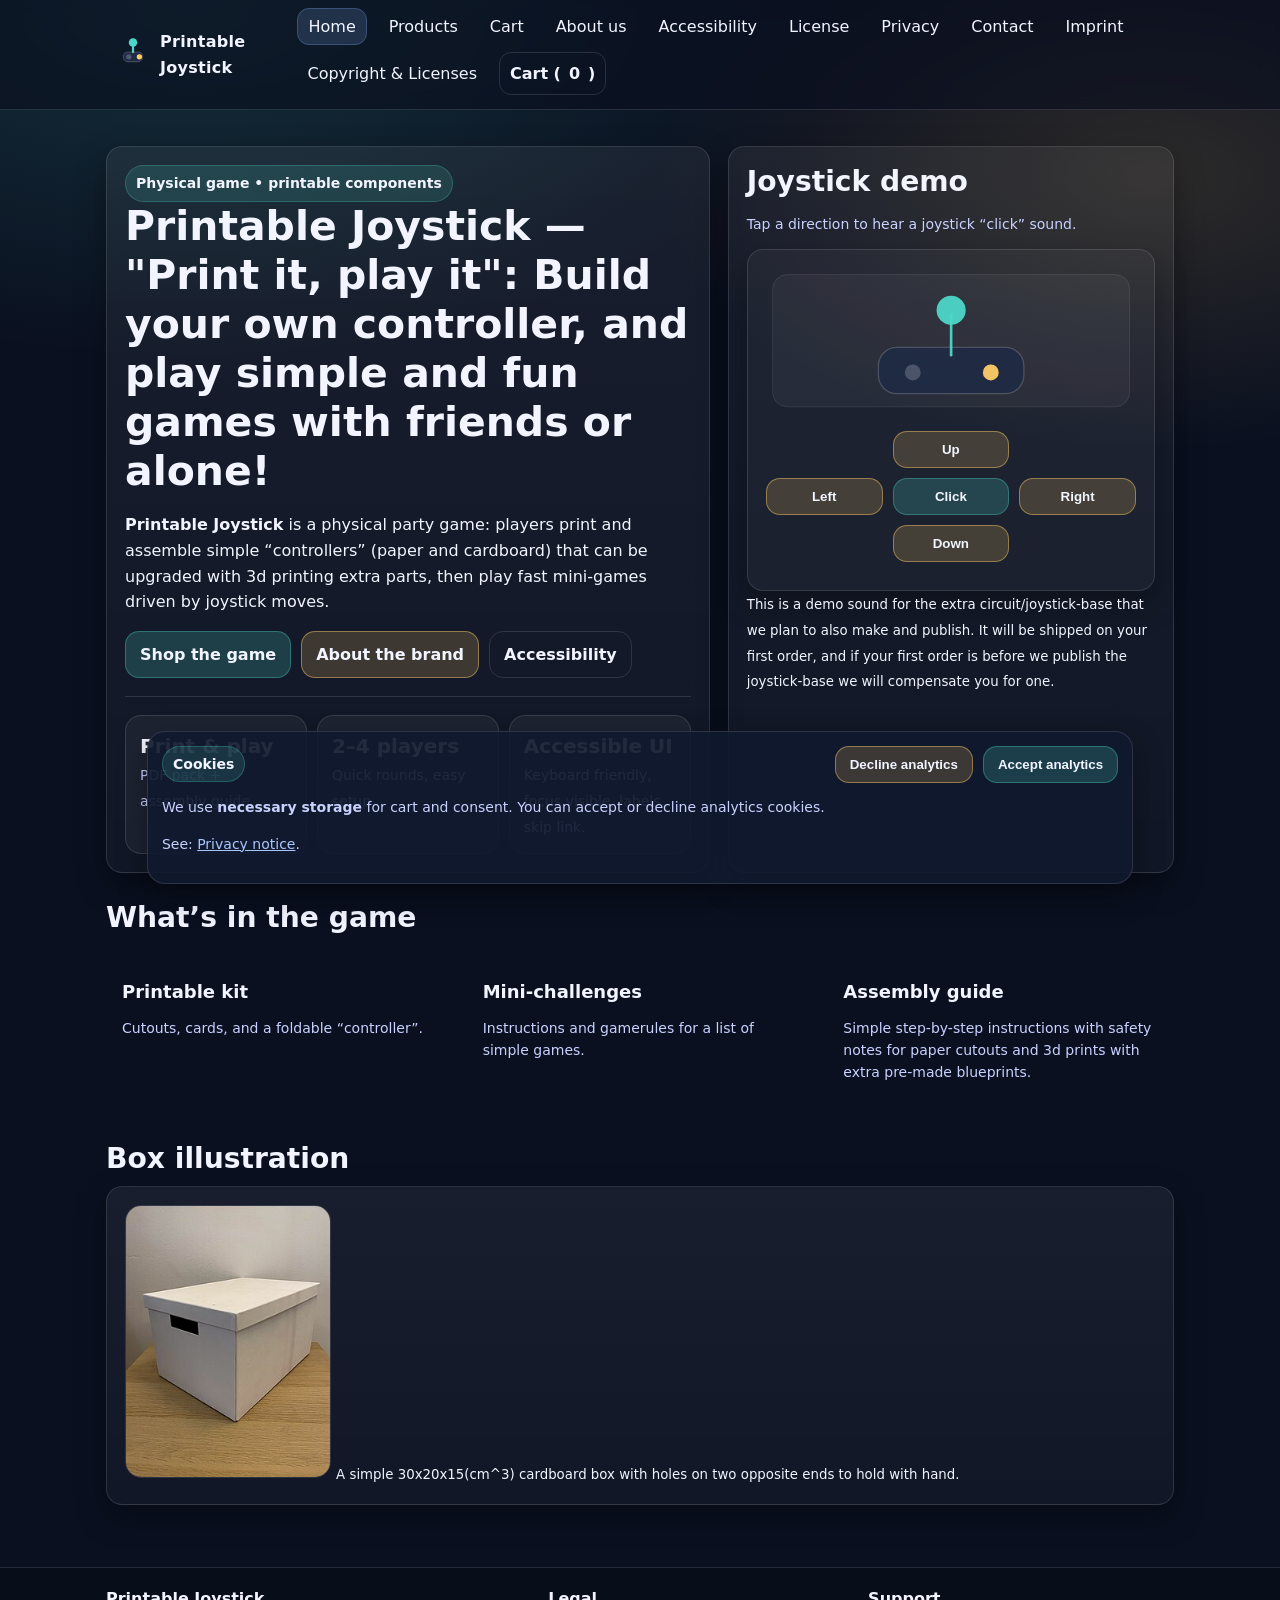
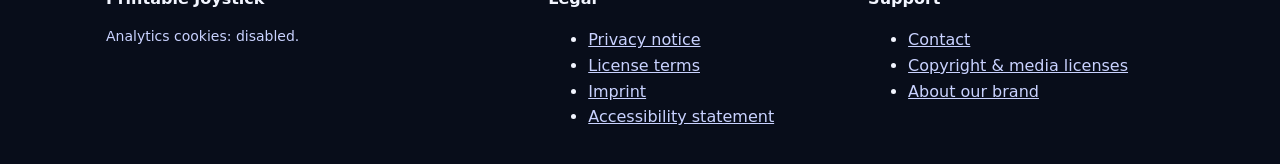
<file: index.html>
<!doctype html>
<html lang="en">
<head>
  <meta charset="utf-8"/>
  <meta name="viewport" content="width=device-width, initial-scale=1"/>
  <meta name="description" content="Printable Joystick."/>
  <title>Home | Printable Joystick</title>
  <link rel="icon" href="assets/shape_mark.svg" type="image/svg+xml">
  <link rel="stylesheet" href="css/main.css"/>
</head>
<body>
  <a class="skip-link" href="#main">Skip to main content</a>

  <header>
    <nav class="nav" aria-label="Primary">
      <a class="brand" href="index.html">
        <span aria-hidden="true"><svg xmlns="http://www.w3.org/2000/svg" viewBox="0 0 64 64" role="img" aria-label="Printable Joystick logo">
  <rect x="14" y="34" width="36" height="18" rx="8" fill="#1f2a44" />
  <rect x="14" y="34" width="36" height="18" rx="8" fill="none" stroke="rgba(255,255,255,.18)" stroke-width="2"/>
  <rect x="30" y="18" width="4" height="18" rx="2" fill="#4dd7c8"/>
  <circle cx="32" cy="16" r="8" fill="#4dd7c8"/>
  <circle cx="44" cy="43" r="5" fill="#ffcc66"/>
  <circle cx="24" cy="43" r="5" fill="rgba(255,255,255,.22)"/>
</svg></span>
        <span>Printable Joystick</span>
      </a>
      <ul>
        <li><a href="index.html" aria-current="page">Home</a></li>
        <li><a href="products.html">Products</a></li>
        <li><a href="cart.html">Cart</a></li>
        <li><a href="about.html">About us</a></li>
        <li><a href="accessibility.html">Accessibility</a></li>
        <li><a href="license.html">License</a></li>
        <li><a href="privacy.html">Privacy</a></li>
        <li><a href="contact.html">Contact</a></li>
        <li><a href="imprint.html">Imprint</a></li>
        <li><a href="copyright.html">Copyright & Licenses</a></li>
        <li><a class="btn ghost" href="cart.html" aria-label="Open cart">Cart (<span id="cartCount">0</span>)</a></li>
      </ul>
    </nav>
  </header>

  <main id="main" class="container">
    <div id="liveRegion" class="visually-hidden" aria-live="polite"></div>
    
<section class="hero">
  <div class="card padded">
    <span class="badge">Physical game • printable components</span>
    <h1>Printable Joystick — "Print it, play it": Build your own controller, and play simple and fun games with friends or alone!</h1>
    <p>
      <strong>Printable Joystick</strong> is a physical party game: players print and assemble simple “controllers”
      (paper and cardboard) that can be upgraded with 3d printing extra parts, then play fast mini-games driven by joystick moves.
    </p>
    <div style="display:flex; gap:10px; flex-wrap:wrap; margin-top:12px">
      <a class="btn" href="products.html">Shop the game</a>
      <a class="btn secondary" href="about.html">About the brand</a>
      <a class="btn ghost" href="accessibility.html">Accessibility</a>
    </div>
    <hr/>
    <div class="kpi" role="list">
      <div class="k" role="listitem"><strong>Print & play</strong><span class="small">PDF pack + assembly guide.</span></div>
      <div class="k" role="listitem"><strong>2–4 players</strong><span class="small">Quick rounds, easy setup.</span></div>
      <div class="k" role="listitem"><strong>Accessible UI</strong><span class="small">Keyboard friendly, focus visible, labels, skip link.</span></div>
    </div>
  </div>

  <aside class="card padded" aria-label="Joystick demo">
    <h2 style="margin-top:0">Joystick demo</h2>
    <p class="small">Tap a direction to hear a joystick “click” sound.</p>

    <div class="card padded" style="background:rgba(255,255,255,.03)">
      <svg xmlns="http://www.w3.org/2000/svg" viewBox="0 0 560 220" role="img" aria-label="Animated joystick illustration">
        <rect x="10" y="10" width="540" height="200" rx="22" fill="rgba(255,255,255,.04)" stroke="rgba(255,255,255,.14)"/>
        <g transform="translate(170,44)">
          <rect x="0" y="76" width="220" height="70" rx="28" fill="rgba(31,42,68,.92)" stroke="rgba(255,255,255,.18)" stroke-width="2"/>
          <rect x="108" y="24" width="4" height="66" rx="2" fill="rgba(77,215,200,.95)"/>
          <circle cx="110" cy="20" r="22" fill="rgba(77,215,200,.95)">
          </circle>
          <circle cx="52" cy="114" r="12" fill="rgba(255,255,255,.20)"/>
          <circle cx="170" cy="114" r="12" fill="rgba(255,204,102,.95)"/>
        </g>
      </svg>

      <div style="display:grid; grid-template-columns:1fr 1fr 1fr; gap:10px; margin-top:10px; align-items:center">
        <span></span>
        <button class="btn secondary" type="button" data-joy="up">Up</button>
        <span></span>
        <button class="btn secondary" type="button" data-joy="left">Left</button>
        <button class="btn" type="button" data-joy="click">Click</button>
        <button class="btn secondary" type="button" data-joy="right">Right</button>
        <span></span>
        <button class="btn secondary" type="button" data-joy="down">Down</button>
        <span></span>
      </div>
      <p class="small" id="joyNote" aria-live="polite" style="margin:10px 0 0"></p>
    </div>
    <small>
      This is a demo sound for the extra circuit/joystick-base that we plan to also make and publish.
      It will be shipped on your first order, and if your first order is before we publish the joystick-base
      we will compensate you for one.
    </small>

    <script>
      document.addEventListener("DOMContentLoaded", () => {
        const note = document.getElementById("joyNote");
        document.querySelectorAll("[data-joy]").forEach(btn => {
          btn.addEventListener("click", () => {
            const kind = btn.getAttribute("data-joy") || "click";
            const ok = window.playJoystickSound ? window.playJoystickSound(kind === "click" ? "click" : "diagonal") : false;
            setTimeout(()=>note.textContent="", 1200);
          });
        });
      });
    </script>
  </aside>
</section>

<section>
  <h2>What’s in the game</h2>
  <div class="grid">
    <div class="product">
      <h3>Printable kit</h3>
      <p class="small">Cutouts, cards, and a foldable “controller”.</p>
    </div>
    <div class="product">
      <h3>Mini-challenges</h3>
      <p class="small">Instructions and gamerules for a list of simple games.</p>
    </div>
    <div class="product">
      <h3>Assembly guide</h3>
      <p class="small">Simple step-by-step instructions with safety notes for paper cutouts and 3d prints with extra pre-made blueprints.</p>
    </div>
  </div>
</section>

<section>
  <h2>Box illustration</h2>
  <div class="card padded">
    <img src="assets/At_Tenerife.jpg" alt="Illustration of the Printable Joystick game box" style="width:20%; height:auto; border-radius:16px; border:1px solid rgba(255,255,255,.12)"/>
  <small>
    A simple 30x20x15(cm^3) cardboard box with holes on two opposite ends to hold with hand.
  </small>
  </div>
</section>

  </main>

  <footer>
    <div class="footer">
      <div>
        <strong>Printable Joystick</strong><br/>
        <p class="small" id="cookieStatus" aria-live="polite">Analytics cookies: disabled.</p>
      </div>
      <div>
        <strong>Legal</strong>
        <ul>
          <li><a href="privacy.html">Privacy notice</a></li>
          <li><a href="license.html">License terms</a></li>
          <li><a href="imprint.html">Imprint</a></li>
          <li><a href="accessibility.html">Accessibility statement</a></li>
        </ul>
      </div>
      <div>
        <strong>Support</strong>
        <ul>
          <li><a href="contact.html">Contact</a></li>
          <li><a href="copyright.html">Copyright & media licenses</a></li>
          <li><a href="about.html">About our brand</a></li>
        </ul>
      </div>
    </div>
  </footer>

  <dialog id="cookieBanner" class="cookie-banner" aria-labelledby="cookieTitle">
    <div>
      <div class="badge" id="cookieTitle">Cookies</div>
      <p class="small">
        We use <strong>necessary storage</strong> for cart and consent.
        You can accept or decline analytics cookies.
      </p>
      <p class="small">See: <a href="privacy.html">Privacy notice</a>.</p>
    </div>
    <div class="cookie-actions">
      <button class="btn secondary" type="button" data-consent="decline">Decline analytics</button>
      <button class="btn" type="button" data-consent="accept">Accept analytics</button>
    </div>
  </dialog>

  <script src="js/main.js" defer></script>
</body>
</html>
</file>
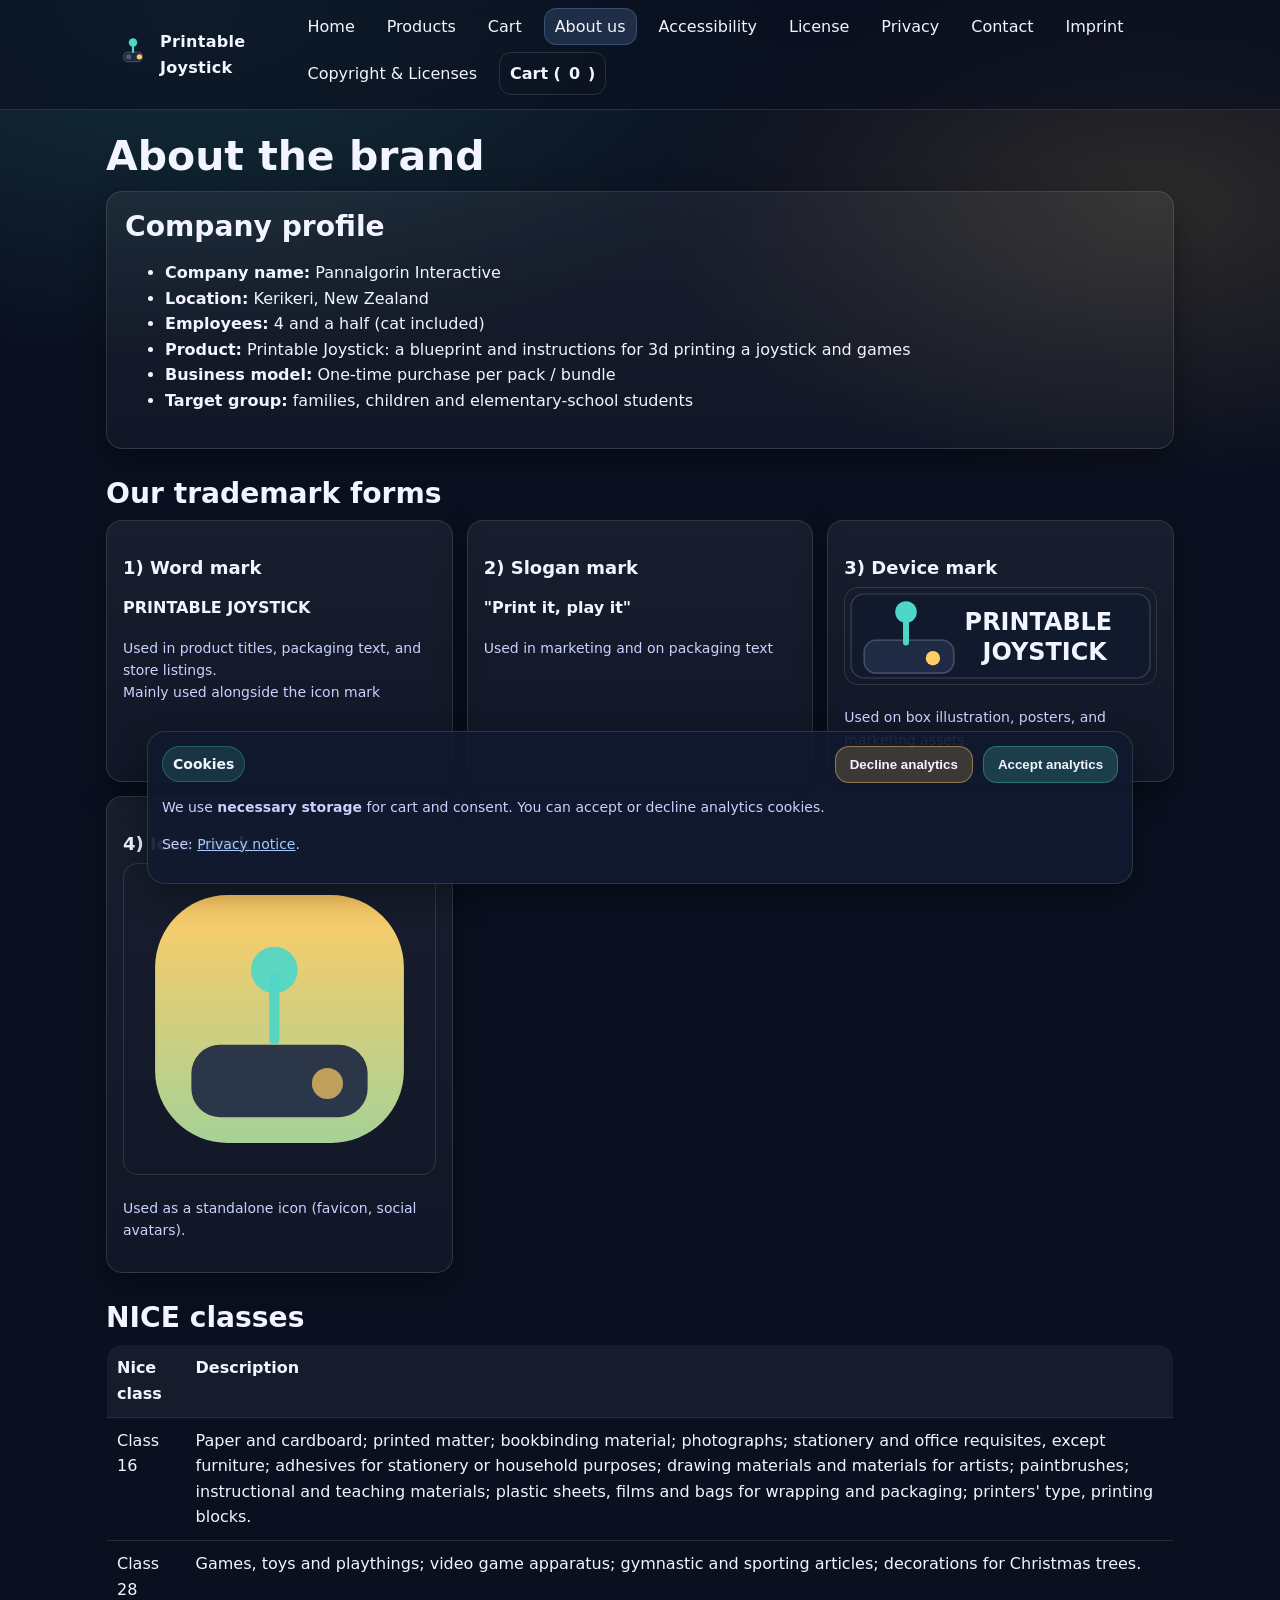
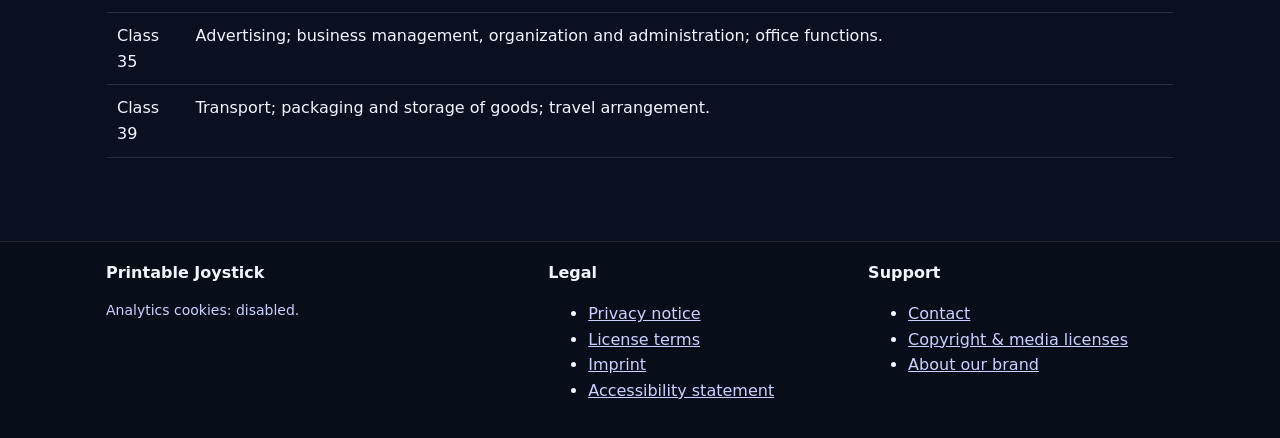
<file: about.html>
<!doctype html>
<html lang="en">
<head>
  <meta charset="utf-8"/>
  <meta name="viewport" content="width=device-width, initial-scale=1"/>
  <meta name="description" content="Printable Joystick."/>
  <title>About | Printable Joystick</title>
  <link rel="icon" href="assets/shape_mark.svg" type="image/svg+xml">
  <link rel="stylesheet" href="css/main.css"/>
</head>
<body>
  <a class="skip-link" href="#main">Skip to main content</a>

  <header>
    <nav class="nav" aria-label="Primary">
      <a class="brand" href="index.html">
        <span aria-hidden="true"><svg xmlns="http://www.w3.org/2000/svg" viewBox="0 0 64 64" role="img" aria-label="Printable Joystick logo">
  <rect x="14" y="34" width="36" height="18" rx="8" fill="#1f2a44" />
  <rect x="14" y="34" width="36" height="18" rx="8" fill="none" stroke="rgba(255,255,255,.18)" stroke-width="2"/>
  <rect x="30" y="18" width="4" height="18" rx="2" fill="#4dd7c8"/>
  <circle cx="32" cy="16" r="8" fill="#4dd7c8"/>
  <circle cx="44" cy="43" r="5" fill="#ffcc66"/>
  <circle cx="24" cy="43" r="5" fill="rgba(255,255,255,.22)"/>
</svg></span>
        <span>Printable Joystick</span>
      </a>
      <ul>
        <li><a href="index.html">Home</a></li>
        <li><a href="products.html">Products</a></li>
        <li><a href="cart.html">Cart</a></li>
        <li><a href="about.html" aria-current="page">About us</a></li>
        <li><a href="accessibility.html">Accessibility</a></li>
        <li><a href="license.html">License</a></li>
        <li><a href="privacy.html">Privacy</a></li>
        <li><a href="contact.html">Contact</a></li>
        <li><a href="imprint.html">Imprint</a></li>
        <li><a href="copyright.html">Copyright & Licenses</a></li>
        <li><a class="btn ghost" href="cart.html" aria-label="Open cart">Cart (<span id="cartCount">0</span>)</a></li>
      </ul>
    </nav>
  </header>

  <main id="main" class="container">
    <div id="liveRegion" class="visually-hidden" aria-live="polite"></div>
    
<h1>About the brand</h1>
<div class="card padded">
  <h2 style="margin-top:0">Company profile</h2>
  <ul>
    <li><strong>Company name:</strong> Pannalgorin Interactive</li>
    <li><strong>Location:</strong> Kerikeri, New Zealand</li>
    <li><strong>Employees:</strong> 4 and a half (cat included)</li>
    <li><strong>Product:</strong> Printable Joystick: a blueprint and instructions for 3d printing a joystick and games</li>
    <li><strong>Business model:</strong> One-time purchase per pack / bundle</li>
    <li><strong>Target group:</strong> families, children and elementary-school students</li>
  </ul>
</div>

<h2>Our trademark forms</h2>

<section class="grid" aria-label="Trademark forms">
  <article class="card product">
    <h3>1) Word mark</h3>
    <p><strong>PRINTABLE JOYSTICK</strong></p>
    <p class="small">Used in product titles, packaging text, and store listings. <br/> Mainly used alongside the icon mark </p>
  </article>

  <article class="card product">
    <h3>2) Slogan mark</h3>
    <p><strong>"Print it, play it"</strong></p>
    <p class="small">Used in marketing and on packaging text </p>
  </article>

  <article class="card product">
    <h3>3) Device mark</h3>
    <img src="assets/mark.svg" alt="Printable Joystick Device mark" style="width:100%; height:auto; border-radius:14px; border:1px solid rgba(255,255,255,.12)"/>
    <p class="small">Used on box illustration, posters, and marketing assets.</p>
  </article>

  <article class="card product">
    <h3>4) Icon mark</h3>
    <img src="assets/shape_mark.svg" alt="Simplified joystick pic" style="width:100%; height:auto; border-radius:14px; border:1px solid rgba(255,255,255,.12)"/>
    <p class="small">Used as a standalone icon (favicon, social avatars).</p>
  </article>
</section>

<h2>NICE classes</h2>
<table class="table" aria-label="Nice classification mapping">
  <thead>
  <tr><th scope="col">Nice class</th><th scope="col">Description</th></tr>
  </thead>
  <tbody>
  <tr><td>Class 16</td><td>Paper and cardboard; printed matter; bookbinding material; photographs;
    stationery and office requisites, except furniture; adhesives for stationery or household purposes;
    drawing materials and materials for artists; paintbrushes; instructional and teaching materials;
    plastic sheets, films and bags for wrapping and packaging; printers' type, printing blocks.</td></tr>
  <tr><td>Class 28</td><td>Games, toys and playthings; video game apparatus; gymnastic and sporting articles;
    decorations for Christmas trees.</td></tr>
    <tr><td>Class 35</td><td>Advertising; business management, organization and administration; office functions.</td></tr>
  <tr><td>Class 39</td><td>Transport; packaging and storage of goods; travel arrangement.</td></tr>
  <tr><td></td></tr>
  </tbody>
</table>

  </main>

  <footer>
    <div class="footer">
      <div>
        <strong>Printable Joystick</strong><br/>
        <p class="small" id="cookieStatus" aria-live="polite">Analytics cookies: disabled.</p>
      </div>
      <div>
        <strong>Legal</strong>
        <ul>
          <li><a href="privacy.html">Privacy notice</a></li>
          <li><a href="license.html">License terms</a></li>
          <li><a href="imprint.html">Imprint</a></li>
          <li><a href="accessibility.html">Accessibility statement</a></li>
        </ul>
      </div>
      <div>
        <strong>Support</strong>
        <ul>
          <li><a href="contact.html">Contact</a></li>
          <li><a href="copyright.html">Copyright & media licenses</a></li>
          <li><a href="about.html">About our brand</a></li>
        </ul>
      </div>
    </div>
  </footer>

  <dialog id="cookieBanner" class="cookie-banner" aria-labelledby="cookieTitle">
    <div>
      <div class="badge" id="cookieTitle">Cookies</div>
      <p class="small">
        We use <strong>necessary storage</strong> for cart and consent.
        You can accept or decline analytics cookies.
      </p>
      <p class="small">See: <a href="privacy.html">Privacy notice</a>.</p>
    </div>
    <div class="cookie-actions">
      <button class="btn secondary" type="button" data-consent="decline">Decline analytics</button>
      <button class="btn" type="button" data-consent="accept">Accept analytics</button>
    </div>
  </dialog>

  <script src="js/main.js" defer></script>
</body>
</html>
</file>
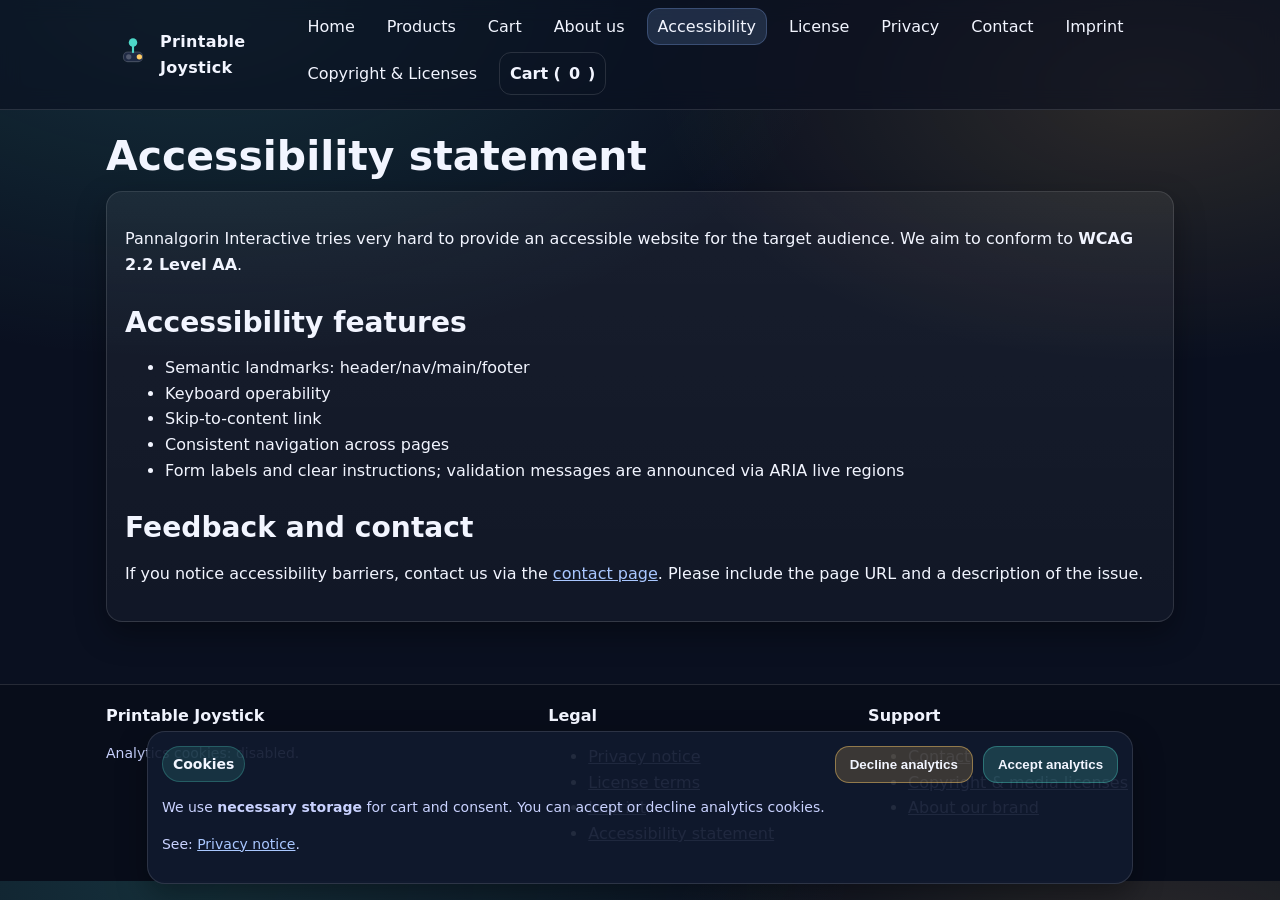
<file: accessibility.html>
<!doctype html>
<html lang="en">
<head>
  <meta charset="utf-8"/>
  <meta name="viewport" content="width=device-width, initial-scale=1"/>
  <meta name="description" content="Printable Joystick."/>
  <title>Accessibility | Printable Joystick</title>
  <link rel="icon" href="assets/shape_mark.svg" type="image/svg+xml">
  <link rel="stylesheet" href="css/main.css"/>
</head>
<body>
  <a class="skip-link" href="#main">Skip to main content</a>

  <header>
    <nav class="nav" aria-label="Primary">
      <a class="brand" href="index.html">
        <span aria-hidden="true"><svg xmlns="http://www.w3.org/2000/svg" viewBox="0 0 64 64" role="img" aria-label="Printable Joystick logo">
  <rect x="14" y="34" width="36" height="18" rx="8" fill="#1f2a44" />
  <rect x="14" y="34" width="36" height="18" rx="8" fill="none" stroke="rgba(255,255,255,.18)" stroke-width="2"/>
  <rect x="30" y="18" width="4" height="18" rx="2" fill="#4dd7c8"/>
  <circle cx="32" cy="16" r="8" fill="#4dd7c8"/>
  <circle cx="44" cy="43" r="5" fill="#ffcc66"/>
  <circle cx="24" cy="43" r="5" fill="rgba(255,255,255,.22)"/>
</svg></span>
        <span>Printable Joystick</span>
      </a>
      <ul>
        <li><a href="index.html">Home</a></li>
        <li><a href="products.html">Products</a></li>
        <li><a href="cart.html">Cart</a></li>
        <li><a href="about.html">About us</a></li>
        <li><a href="accessibility.html" aria-current="page">Accessibility</a></li>
        <li><a href="license.html">License</a></li>
        <li><a href="privacy.html">Privacy</a></li>
        <li><a href="contact.html">Contact</a></li>
        <li><a href="imprint.html">Imprint</a></li>
        <li><a href="copyright.html">Copyright & Licenses</a></li>
        <li><a class="btn ghost" href="cart.html" aria-label="Open cart">Cart (<span id="cartCount">0</span>)</a></li>
      </ul>
    </nav>
  </header>

  <main id="main" class="container">
    <div id="liveRegion" class="visually-hidden" aria-live="polite"></div>
    
<h1>Accessibility statement</h1>
<div class="card padded">
  <p>
    Pannalgorin Interactive tries very hard to provide an accessible website for the target audience.
    We aim to conform to <strong>WCAG 2.2 Level AA</strong>.
  </p>

  <h2>Accessibility features</h2>
  <ul>
    <li>Semantic landmarks: header/nav/main/footer</li>
    <li>Keyboard operability</li>
    <li>Skip-to-content link</li>
    <li>Consistent navigation across pages</li>
    <li>Form labels and clear instructions; validation messages are announced via ARIA live regions</li>
  </ul>

  <h2>Feedback and contact</h2>
  <p>
    If you notice accessibility barriers, contact us via the <a href="contact.html">contact page</a>.
    Please include the page URL and a description of the issue.
  </p>
</div>

  </main>

  <footer>
    <div class="footer">
      <div>
        <strong>Printable Joystick</strong><br/>
        <p class="small" id="cookieStatus" aria-live="polite">Analytics cookies: disabled.</p>
      </div>
      <div>
        <strong>Legal</strong>
        <ul>
          <li><a href="privacy.html">Privacy notice</a></li>
          <li><a href="license.html">License terms</a></li>
          <li><a href="imprint.html">Imprint</a></li>
          <li><a href="accessibility.html">Accessibility statement</a></li>
        </ul>
      </div>
      <div>
        <strong>Support</strong>
        <ul>
          <li><a href="contact.html">Contact</a></li>
          <li><a href="copyright.html">Copyright & media licenses</a></li>
          <li><a href="about.html">About our brand</a></li>
        </ul>
      </div>
    </div>
  </footer>

  <dialog id="cookieBanner" class="cookie-banner" aria-labelledby="cookieTitle">
    <div>
      <div class="badge" id="cookieTitle">Cookies</div>
      <p class="small">
        We use <strong>necessary storage</strong> for cart and consent.
        You can accept or decline analytics cookies.
      </p>
      <p class="small">See: <a href="privacy.html">Privacy notice</a>.</p>
    </div>
    <div class="cookie-actions">
      <button class="btn secondary" type="button" data-consent="decline">Decline analytics</button>
      <button class="btn" type="button" data-consent="accept">Accept analytics</button>
    </div>
  </dialog>

  <script src="js/main.js" defer></script>
</body>
</html>
</file>
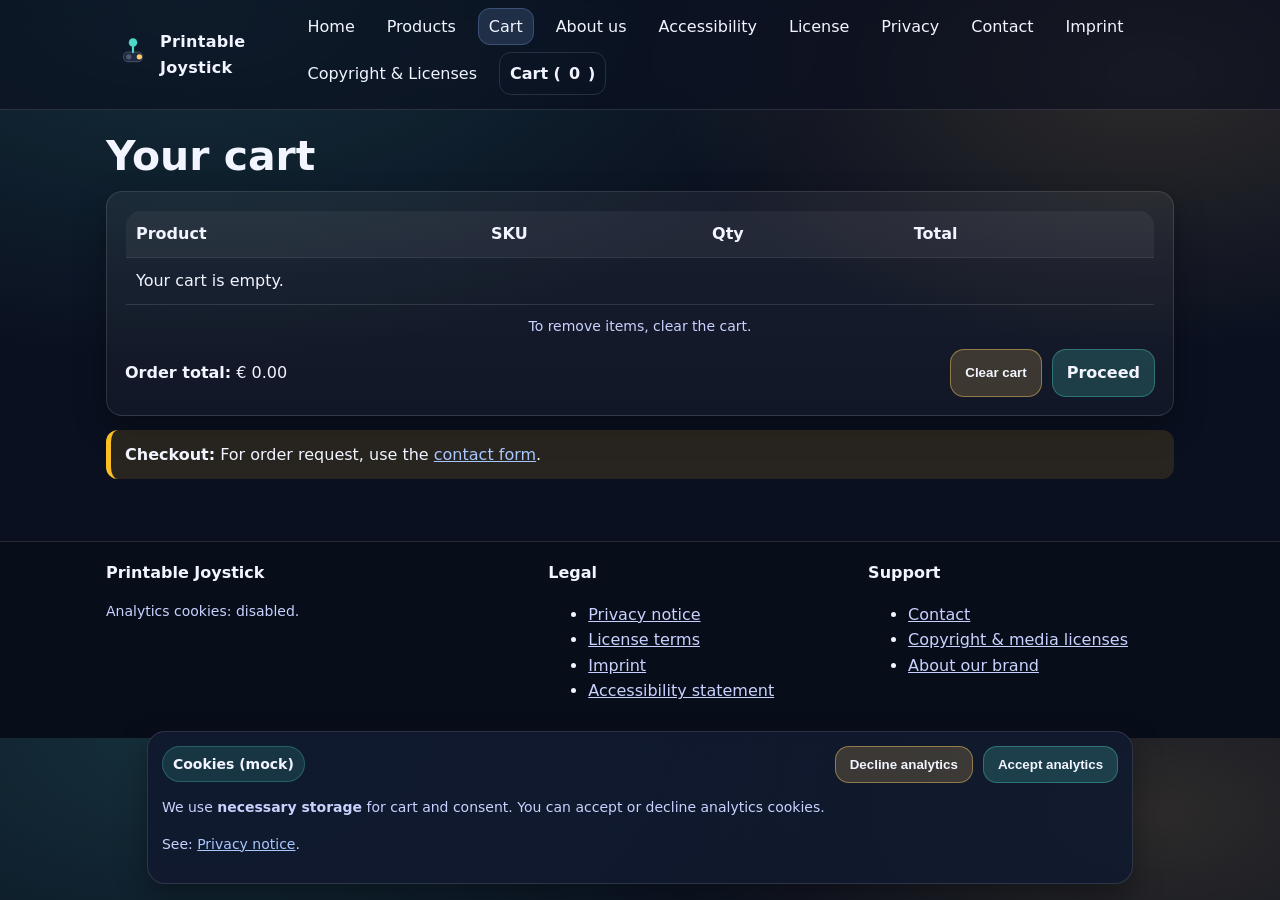
<file: cart.html>
<!doctype html>
<html lang="en">
<head>
  <meta charset="utf-8"/>
  <meta name="viewport" content="width=device-width, initial-scale=1"/>
  <meta name="description" content="Printable Joystick."/>
  <title>Cart | Printable Joystick</title>
  <link rel="icon" href="assets/shape_mark.svg" type="image/svg+xml">
  <link rel="stylesheet" href="css/main.css"/>
</head>
<body>
  <a class="skip-link" href="#main">Skip to main content</a>

  <header>
    <nav class="nav" aria-label="Primary">
      <a class="brand" href="index.html">
        <span aria-hidden="true"><svg xmlns="http://www.w3.org/2000/svg" viewBox="0 0 64 64" role="img" aria-label="Printable Joystick logo">
  <rect x="14" y="34" width="36" height="18" rx="8" fill="#1f2a44" />
  <rect x="14" y="34" width="36" height="18" rx="8" fill="none" stroke="rgba(255,255,255,.18)" stroke-width="2"/>
  <rect x="30" y="18" width="4" height="18" rx="2" fill="#4dd7c8"/>
  <circle cx="32" cy="16" r="8" fill="#4dd7c8"/>
  <circle cx="44" cy="43" r="5" fill="#ffcc66"/>
  <circle cx="24" cy="43" r="5" fill="rgba(255,255,255,.22)"/>
</svg></span>
        <span>Printable Joystick</span>
      </a>
      <ul>
        <li><a href="index.html">Home</a></li>
        <li><a href="products.html">Products</a></li>
        <li><a href="cart.html" aria-current="page">Cart</a></li>
        <li><a href="about.html">About us</a></li>
        <li><a href="accessibility.html">Accessibility</a></li>
        <li><a href="license.html">License</a></li>
        <li><a href="privacy.html">Privacy</a></li>
        <li><a href="contact.html">Contact</a></li>
        <li><a href="imprint.html">Imprint</a></li>
        <li><a href="copyright.html">Copyright & Licenses</a></li>
        <li><a class="btn ghost" href="cart.html" aria-label="Open cart">Cart (<span id="cartCount">0</span>)</a></li>
      </ul>
    </nav>
  </header>

  <main id="main" class="container">
    <div id="liveRegion" class="visually-hidden" aria-live="polite"></div>
    
<h1>Your cart</h1>

<div class="card padded">
  <table class="table" aria-describedby="cartHelp">
    <caption id="cartHelp" class="small" style="caption-side:bottom; padding-top:10px">
      To remove items, clear the cart.
    </caption>
    <thead>
      <tr>
        <th scope="col">Product</th>
        <th scope="col">SKU</th>
        <th scope="col">Qty</th>
        <th scope="col">Total</th>
      </tr>
    </thead>
    <tbody id="cartTableBody"></tbody>
  </table>

  <div style="display:flex; gap:12px; flex-wrap:wrap; justify-content:space-between; align-items:center; margin-top:12px">
    <div><strong>Order total:</strong> <span id="cartTotal">€ 0.00</span></div>
    <div style="display:flex; gap:10px; flex-wrap:wrap">
      <button class="btn secondary" type="button" id="clearCart">Clear cart</button>
      <a class="btn" href="contact.html">Proceed</a>
    </div>
  </div>
</div>

<div class="notice" style="margin-top:14px">
  <strong>Checkout:</strong> For order request, use the
  <a href="contact.html">contact form</a>.
</div>

  </main>

  <footer>
    <div class="footer">
      <div>
        <strong>Printable Joystick</strong><br/>
        <p class="small" id="cookieStatus" aria-live="polite">Analytics cookies: disabled.</p>
      </div>
      <div>
        <strong>Legal</strong>
        <ul>
          <li><a href="privacy.html">Privacy notice</a></li>
          <li><a href="license.html">License terms</a></li>
          <li><a href="imprint.html">Imprint</a></li>
          <li><a href="accessibility.html">Accessibility statement</a></li>
        </ul>
      </div>
      <div>
        <strong>Support</strong>
        <ul>
          <li><a href="contact.html">Contact</a></li>
          <li><a href="copyright.html">Copyright & media licenses</a></li>
          <li><a href="about.html">About our brand</a></li>
        </ul>
      </div>
    </div>
  </footer>

  <dialog id="cookieBanner" class="cookie-banner" aria-labelledby="cookieTitle">
    <div>
      <div class="badge" id="cookieTitle">Cookies (mock)</div>
      <p class="small">
        We use <strong>necessary storage</strong> for cart and consent.
        You can accept or decline analytics cookies.
      </p>
      <p class="small">See: <a href="privacy.html">Privacy notice</a>.</p>
    </div>
    <div class="cookie-actions">
      <button class="btn secondary" type="button" data-consent="decline">Decline analytics</button>
      <button class="btn" type="button" data-consent="accept">Accept analytics</button>
    </div>
  </dialog>

  <script src="js/main.js" defer></script>
</body>
</html>
</file>
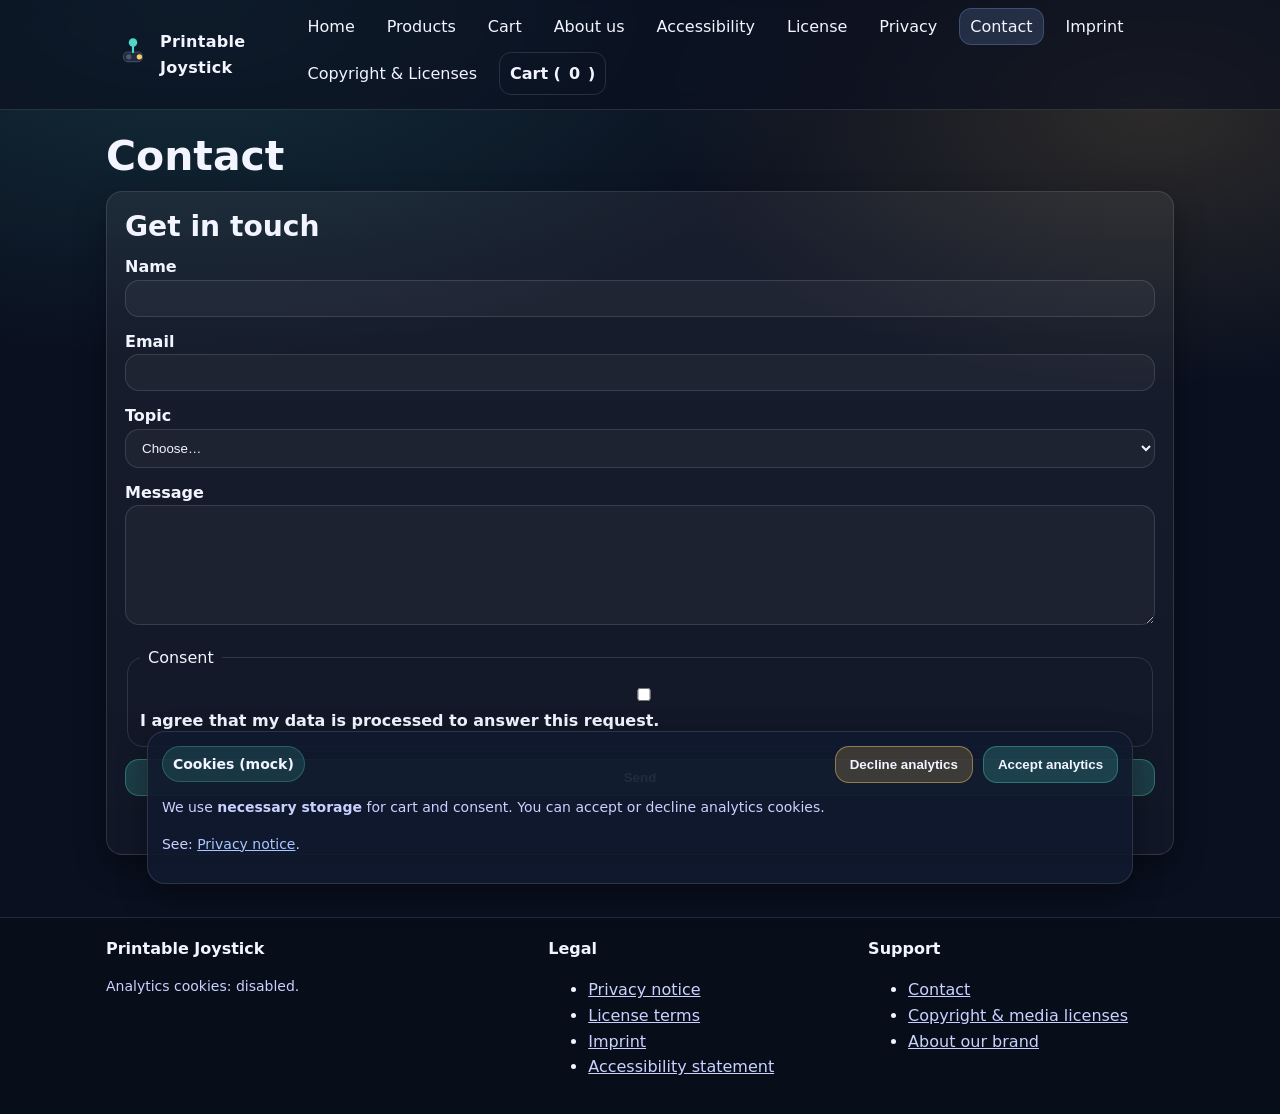
<file: contact.html>
<!doctype html>
<html lang="en">
<head>
  <meta charset="utf-8"/>
  <meta name="viewport" content="width=device-width, initial-scale=1"/>
  <meta name="description" content="Printable Joystick."/>
  <title>Contact | Printable Joystick</title>
  <link rel="icon" href="assets/shape_mark.svg" type="image/svg+xml">
  <link rel="stylesheet" href="css/main.css"/>
</head>
<body>
  <a class="skip-link" href="#main">Skip to main content</a>

  <header>
    <nav class="nav" aria-label="Primary">
      <a class="brand" href="index.html">
        <span aria-hidden="true"><svg xmlns="http://www.w3.org/2000/svg" viewBox="0 0 64 64" role="img" aria-label="Printable Joystick logo">
  <rect x="14" y="34" width="36" height="18" rx="8" fill="#1f2a44" />
  <rect x="14" y="34" width="36" height="18" rx="8" fill="none" stroke="rgba(255,255,255,.18)" stroke-width="2"/>
  <rect x="30" y="18" width="4" height="18" rx="2" fill="#4dd7c8"/>
  <circle cx="32" cy="16" r="8" fill="#4dd7c8"/>
  <circle cx="44" cy="43" r="5" fill="#ffcc66"/>
  <circle cx="24" cy="43" r="5" fill="rgba(255,255,255,.22)"/>
</svg></span>
        <span>Printable Joystick</span>
      </a>
      <ul>
        <li><a href="index.html">Home</a></li>
        <li><a href="products.html">Products</a></li>
        <li><a href="cart.html">Cart</a></li>
        <li><a href="about.html">About us</a></li>
        <li><a href="accessibility.html">Accessibility</a></li>
        <li><a href="license.html">License</a></li>
        <li><a href="privacy.html">Privacy</a></li>
        <li><a href="contact.html" aria-current="page">Contact</a></li>
        <li><a href="imprint.html">Imprint</a></li>
        <li><a href="copyright.html">Copyright & Licenses</a></li>
        <li><a class="btn ghost" href="cart.html" aria-label="Open cart">Cart (<span id="cartCount">0</span>)</a></li>
      </ul>
    </nav>
  </header>

  <main id="main" class="container">
    <div id="liveRegion" class="visually-hidden" aria-live="polite"></div>
    
<h1>Contact</h1>
<div class="card padded">
  <h2 style="margin-top:0">Get in touch</h2>

  <form id="contactForm" novalidate>
    <div>
      <label for="name">Name</label>
      <input id="name" name="name" autocomplete="name" required/>
      <div class="small" id="nameErr" aria-live="polite"></div>
    </div>

    <div>
      <label for="email">Email</label>
      <input id="email" name="email" type="email" autocomplete="email" required/>
      <div class="small" id="emailErr" aria-live="polite"></div>
    </div>

    <div>
      <label for="topic">Topic</label>
      <select id="topic" name="topic" required>
        <option value="">Choose…</option>
        <option>Order request (mock)</option>
        <option>Accessibility feedback</option>
        <option>Privacy question</option>
        <option>Other</option>
      </select>
      <div class="small" id="topicErr" aria-live="polite"></div>
    </div>

    <div>
      <label for="message">Message</label>
      <textarea id="message" name="message" required></textarea>
      <div class="small" id="msgErr" aria-live="polite"></div>
    </div>

    <fieldset>
      <legend>Consent</legend>
      <div>
        <input type="checkbox" id="consent" required/>
        <label for="consent">I agree that my data is processed to answer this request.</label>
      </div>
      <div class="small" id="consentErr" aria-live="polite"></div>
    </fieldset>

    <button class="btn" type="submit">Send</button>
    <p id="formStatus" class="small" aria-live="polite"></p>
  </form>
</div>

<script>
  document.addEventListener("DOMContentLoaded", () => {
    const form = document.getElementById("contactForm");
    const status = document.getElementById("formStatus");
    const fields = [
      ["name","nameErr", v => v.trim().length > 1 || "Please enter your name."],
      ["email","emailErr", v => /.+@.+\..+/.test(v) || "Please enter a valid email address."],
      ["topic","topicErr", v => v.trim().length > 0 || "Please choose a topic."],
      ["message","msgErr", v => v.trim().length > 10 || "Please enter a message (min 10 characters)."],
    ];
    function setErr(id, msg){
      const el = document.getElementById(id);
      if(!el) return;
      el.textContent = msg || "";
      el.style.color = msg ? "#fbbf24" : "";
    }
    form.addEventListener("submit", (e) => {
      e.preventDefault();
      let ok = true;
      fields.forEach(([fid,eid,test]) => {
        const v = document.getElementById(fid).value || "";
        const res = test(v);
        if(res !== true){ ok = false; setErr(eid, res); }
        else setErr(eid, "");
      });
      const consent = document.getElementById("consent");
      if(!consent.checked){ ok=false; setErr("consentErr","Please check the consent box."); }
      else setErr("consentErr","");

      if(ok){
        status.textContent = "Thanks! Your message was sent.";
        form.reset();
      } else {
        status.textContent = "Please fix the highlighted fields.";
      }
    });
  });
</script>

  </main>

  <footer>
    <div class="footer">
      <div>
        <strong>Printable Joystick</strong><br/>
        <p class="small" id="cookieStatus" aria-live="polite">Analytics cookies: disabled.</p>
      </div>
      <div>
        <strong>Legal</strong>
        <ul>
          <li><a href="privacy.html">Privacy notice</a></li>
          <li><a href="license.html">License terms</a></li>
          <li><a href="imprint.html">Imprint</a></li>
          <li><a href="accessibility.html">Accessibility statement</a></li>
        </ul>
      </div>
      <div>
        <strong>Support</strong>
        <ul>
          <li><a href="contact.html">Contact</a></li>
          <li><a href="copyright.html">Copyright & media licenses</a></li>
          <li><a href="about.html">About our brand</a></li>
        </ul>
      </div>
    </div>
  </footer>

  <dialog id="cookieBanner" class="cookie-banner" aria-labelledby="cookieTitle">
    <div>
      <div class="badge" id="cookieTitle">Cookies (mock)</div>
      <p class="small">
        We use <strong>necessary storage</strong> for cart and consent.
        You can accept or decline analytics cookies.
      </p>
      <p class="small">See: <a href="privacy.html">Privacy notice</a>.</p>
    </div>
    <div class="cookie-actions">
      <button class="btn secondary" type="button" data-consent="decline">Decline analytics</button>
      <button class="btn" type="button" data-consent="accept">Accept analytics</button>
    </div>
  </dialog>

  <script src="js/main.js" defer></script>
</body>
</html>
</file>
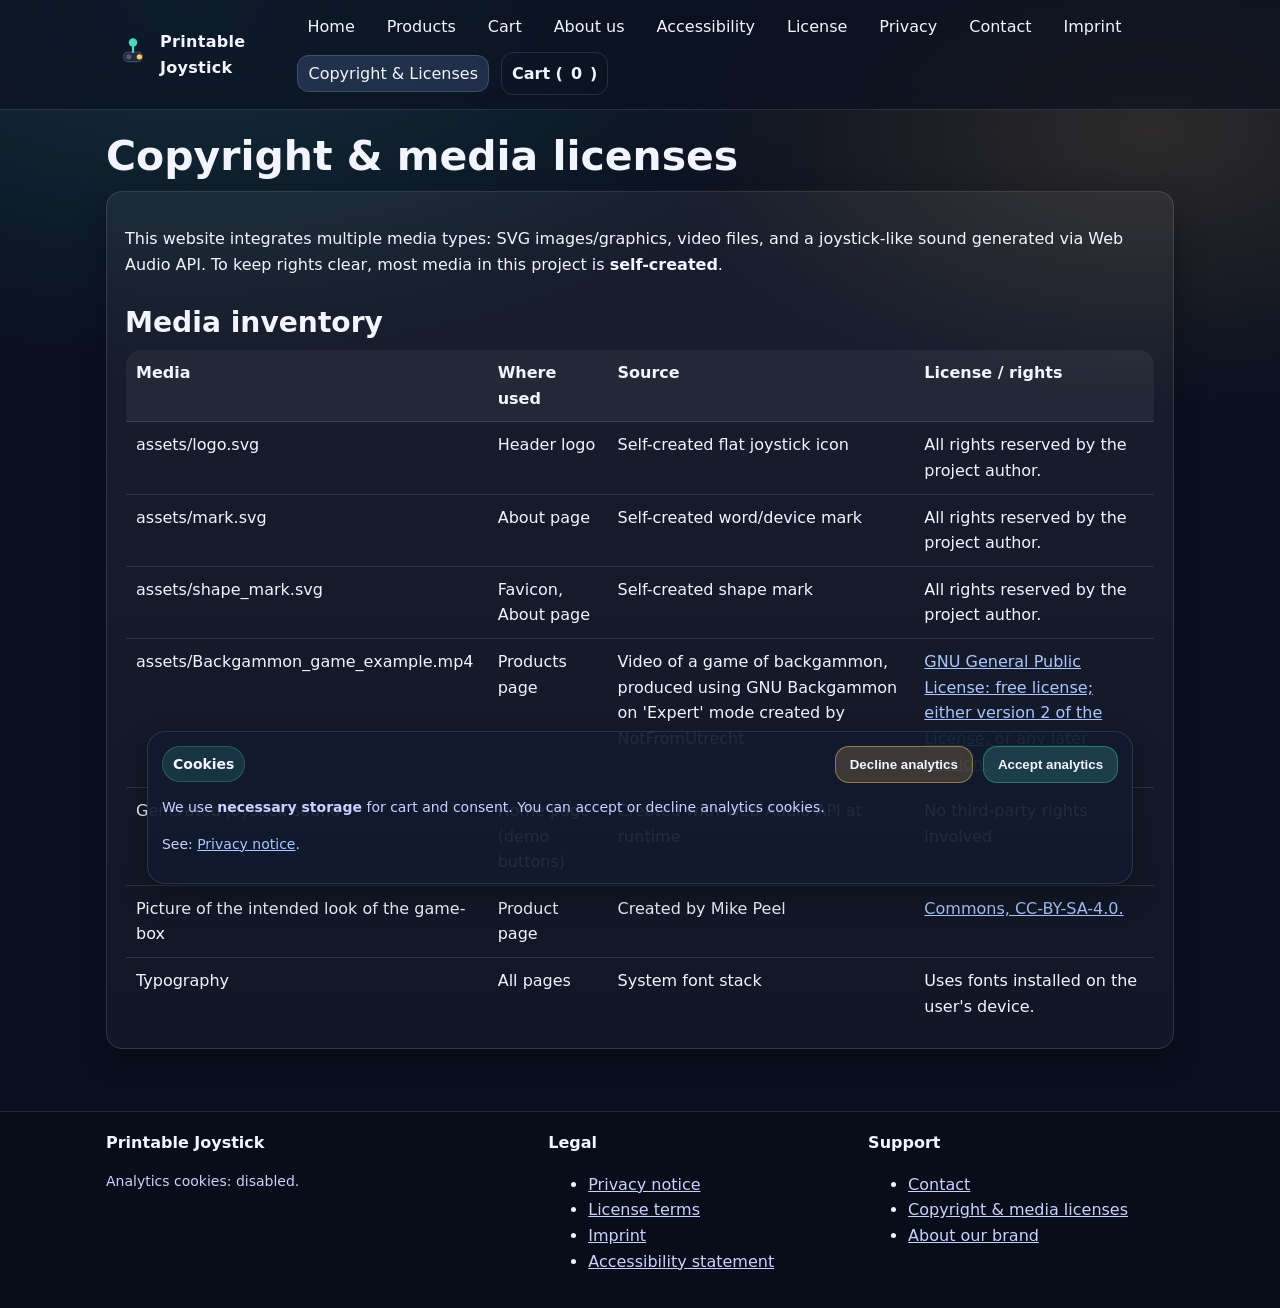
<file: copyright.html>
<!doctype html>
<html lang="en">
<head>
  <meta charset="utf-8"/>
  <meta name="viewport" content="width=device-width, initial-scale=1"/>
  <meta name="description" content="Printable Joystick."/>
  <title>Copyright | Printable Joystick</title>
  <link rel="icon" href="assets/shape_mark.svg" type="image/svg+xml">
  <link rel="stylesheet" href="css/main.css"/>
</head>
<body>
  <a class="skip-link" href="#main">Skip to main content</a>

  <header>
    <nav class="nav" aria-label="Primary">
      <a class="brand" href="index.html">
        <span aria-hidden="true"><svg xmlns="http://www.w3.org/2000/svg" viewBox="0 0 64 64" role="img" aria-label="Printable Joystick logo">
  <rect x="14" y="34" width="36" height="18" rx="8" fill="#1f2a44" />
  <rect x="14" y="34" width="36" height="18" rx="8" fill="none" stroke="rgba(255,255,255,.18)" stroke-width="2"/>
  <rect x="30" y="18" width="4" height="18" rx="2" fill="#4dd7c8"/>
  <circle cx="32" cy="16" r="8" fill="#4dd7c8"/>
  <circle cx="44" cy="43" r="5" fill="#ffcc66"/>
  <circle cx="24" cy="43" r="5" fill="rgba(255,255,255,.22)"/>
</svg></span>
        <span>Printable Joystick</span>
      </a>
      <ul>
        <li><a href="index.html">Home</a></li>
        <li><a href="products.html">Products</a></li>
        <li><a href="cart.html">Cart</a></li>
        <li><a href="about.html">About us</a></li>
        <li><a href="accessibility.html">Accessibility</a></li>
        <li><a href="license.html">License</a></li>
        <li><a href="privacy.html">Privacy</a></li>
        <li><a href="contact.html">Contact</a></li>
        <li><a href="imprint.html">Imprint</a></li>
        <li><a href="copyright.html" aria-current="page">Copyright & Licenses</a></li>
        <li><a class="btn ghost" href="cart.html" aria-label="Open cart">Cart (<span id="cartCount">0</span>)</a></li>
      </ul>
    </nav>
  </header>

  <main id="main" class="container">
    <div id="liveRegion" class="visually-hidden" aria-live="polite"></div>
    
<h1>Copyright & media licenses</h1>
<div class="card padded">
  <p>
    This website integrates multiple media types: SVG images/graphics, video files, and a joystick-like
    sound generated via Web Audio API. To keep rights clear, most media in this project is <strong>self-created</strong>.
  </p>

  <h2>Media inventory</h2>
  <table class="table" aria-label="Media inventory table">
    <thead>
      <tr><th scope="col">Media</th><th scope="col">Where used</th><th scope="col">Source</th><th scope="col">License / rights</th></tr>
    </thead>
    <tbody>
      <tr>
        <td>assets/logo.svg</td>
        <td>Header logo</td>
        <td>Self-created flat joystick icon</td>
        <td>All rights reserved by the project author.</td>
      </tr>
      <tr>
        <td>assets/mark.svg</td>
        <td>About page</td>
        <td>Self-created word/device mark</td>
        <td>All rights reserved by the project author.</td>
      </tr>
      <tr>
        <td>assets/shape_mark.svg</td>
        <td>Favicon, About page</td>
        <td>Self-created shape mark</td>
        <td>All rights reserved by the project author.</td>
      </tr>
      <tr>
        <td>assets/Backgammon_game_example.mp4</td>
        <td>Products page</td>
        <td>Video of a game of backgammon, produced using GNU Backgammon on 'Expert' mode created by NotFromUtrecht</td>
        <td><a href="https://commons.wikimedia.org/wiki/File:Backgammon_game_example.ogv/" target="_blank">
          GNU General Public License: free license; either version 2 of the License, or any later version.</a></td>
      </tr>
      <tr>
        <td>Generated joystick sound</td>
        <td>Home page (demo buttons)</td>
        <td>Created with Web Audio API at runtime</td>
        <td>No third-party rights involved</td>
      </tr>
      <tr>
        <td>Picture of the intended look of the game-box</td>
        <td>Product page</td>
        <td>Created by Mike Peel</td>
        <td><a href="https://commons.wikimedia.org/wiki/File:At_Tenerife_2023_1629.jpg/" target="_blank">
          Commons, CC-BY-SA-4.0.</a></td>
      </tr>
      <tr>
        <td>Typography</td>
        <td>All pages</td>
        <td>System font stack</td>
        <td>Uses fonts installed on the user's device.</td>
      </tr>
    </tbody>
  </table>
</div>

  </main>

  <footer>
    <div class="footer">
      <div>
        <strong>Printable Joystick</strong><br/>
        <p class="small" id="cookieStatus" aria-live="polite">Analytics cookies: disabled.</p>
      </div>
      <div>
        <strong>Legal</strong>
        <ul>
          <li><a href="privacy.html">Privacy notice</a></li>
          <li><a href="license.html">License terms</a></li>
          <li><a href="imprint.html">Imprint</a></li>
          <li><a href="accessibility.html">Accessibility statement</a></li>
        </ul>
      </div>
      <div>
        <strong>Support</strong>
        <ul>
          <li><a href="contact.html">Contact</a></li>
          <li><a href="copyright.html">Copyright & media licenses</a></li>
          <li><a href="about.html">About our brand</a></li>
        </ul>
      </div>
    </div>
  </footer>

  <dialog id="cookieBanner" class="cookie-banner" aria-labelledby="cookieTitle">
    <div>
      <div class="badge" id="cookieTitle">Cookies</div>
      <p class="small">
        We use <strong>necessary storage</strong> for cart and consent.
        You can accept or decline analytics cookies.
      </p>
      <p class="small">See: <a href="privacy.html">Privacy notice</a>.</p>
    </div>
    <div class="cookie-actions">
      <button class="btn secondary" type="button" data-consent="decline">Decline analytics</button>
      <button class="btn" type="button" data-consent="accept">Accept analytics</button>
    </div>
  </dialog>

  <script src="js/main.js" defer></script>
</body>
</html>
</file>
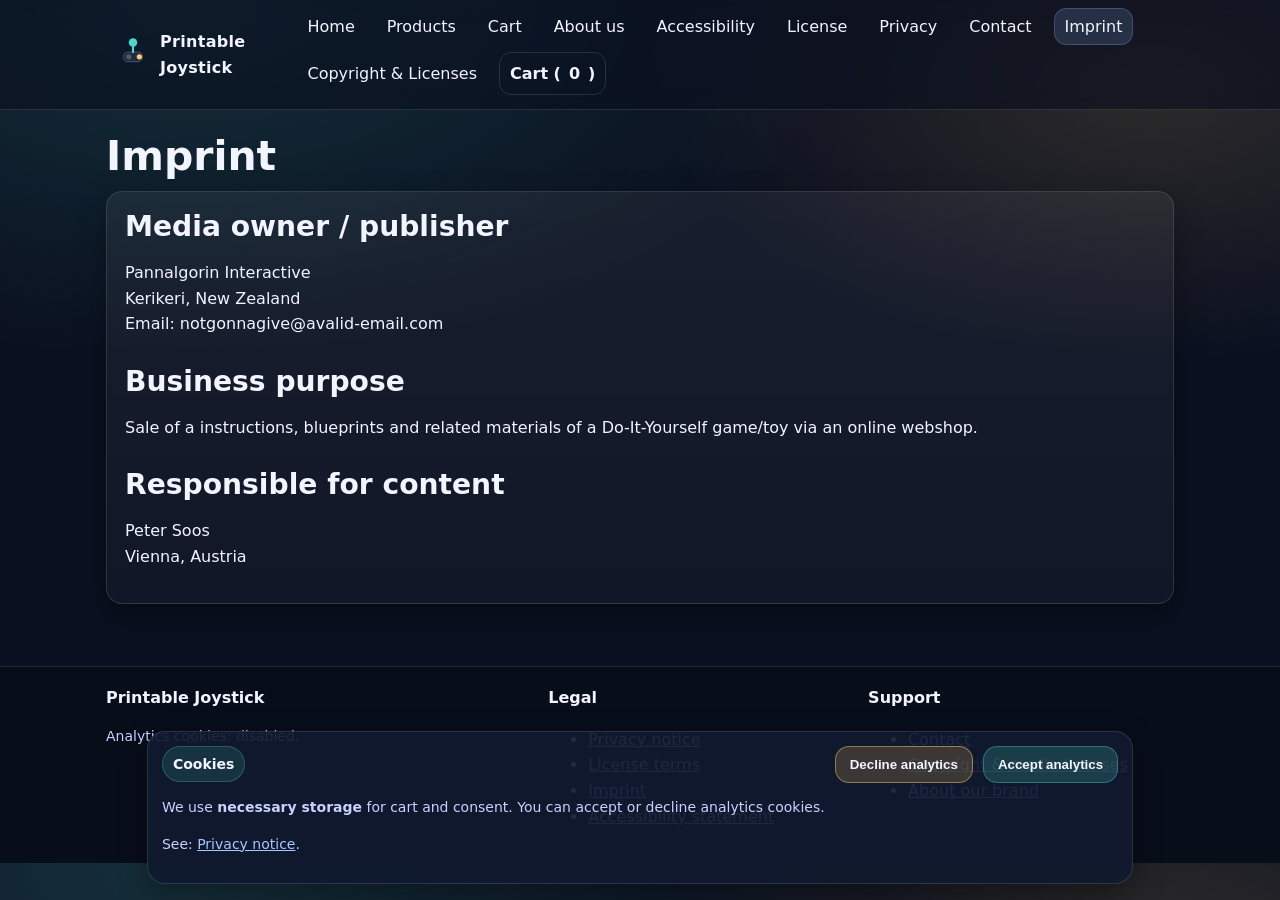
<file: imprint.html>
<!doctype html>
<html lang="en">
<head>
  <meta charset="utf-8"/>
  <meta name="viewport" content="width=device-width, initial-scale=1"/>
  <meta name="description" content="Printable Joystick."/>
  <title>Imprint | Printable Joystick</title>
  <link rel="icon" href="assets/shape_mark.svg" type="image/svg+xml">
  <link rel="stylesheet" href="css/main.css"/>
</head>
<body>
  <a class="skip-link" href="#main">Skip to main content</a>

  <header>
    <nav class="nav" aria-label="Primary">
      <a class="brand" href="index.html">
        <span aria-hidden="true"><svg xmlns="http://www.w3.org/2000/svg" viewBox="0 0 64 64" role="img" aria-label="Printable Joystick logo">
  <rect x="14" y="34" width="36" height="18" rx="8" fill="#1f2a44" />
  <rect x="14" y="34" width="36" height="18" rx="8" fill="none" stroke="rgba(255,255,255,.18)" stroke-width="2"/>
  <rect x="30" y="18" width="4" height="18" rx="2" fill="#4dd7c8"/>
  <circle cx="32" cy="16" r="8" fill="#4dd7c8"/>
  <circle cx="44" cy="43" r="5" fill="#ffcc66"/>
  <circle cx="24" cy="43" r="5" fill="rgba(255,255,255,.22)"/>
</svg></span>
        <span>Printable Joystick</span>
      </a>
      <ul>
        <li><a href="index.html">Home</a></li>
        <li><a href="products.html">Products</a></li>
        <li><a href="cart.html">Cart</a></li>
        <li><a href="about.html">About us</a></li>
        <li><a href="accessibility.html">Accessibility</a></li>
        <li><a href="license.html">License</a></li>
        <li><a href="privacy.html">Privacy</a></li>
        <li><a href="contact.html">Contact</a></li>
        <li><a href="imprint.html" aria-current="page">Imprint</a></li>
        <li><a href="copyright.html">Copyright & Licenses</a></li>
        <li><a class="btn ghost" href="cart.html" aria-label="Open cart">Cart (<span id="cartCount">0</span>)</a></li>
      </ul>
    </nav>
  </header>

  <main id="main" class="container">
    <div id="liveRegion" class="visually-hidden" aria-live="polite"></div>
    
<h1>Imprint</h1>

<div class="card padded">
  <h2 style="margin-top:0">Media owner / publisher</h2>
  <p>
    Pannalgorin Interactive<br/>
    Kerikeri, New Zealand<br/>
    Email: notgonnagive@avalid-email.com
  </p>

  <h2>Business purpose</h2>
  <p>Sale of a instructions, blueprints and related materials of a Do-It-Yourself game/toy via an online webshop.</p>

  <h2>Responsible for content</h2>
  <p>
    Peter Soos<br/>
    Vienna, Austria
  </p>
</div>

  </main>

  <footer>
    <div class="footer">
      <div>
        <strong>Printable Joystick</strong><br/>
        <p class="small" id="cookieStatus" aria-live="polite">Analytics cookies: disabled.</p>
      </div>
      <div>
        <strong>Legal</strong>
        <ul>
          <li><a href="privacy.html">Privacy notice</a></li>
          <li><a href="license.html">License terms</a></li>
          <li><a href="imprint.html">Imprint</a></li>
          <li><a href="accessibility.html">Accessibility statement</a></li>
        </ul>
      </div>
      <div>
        <strong>Support</strong>
        <ul>
          <li><a href="contact.html">Contact</a></li>
          <li><a href="copyright.html">Copyright & media licenses</a></li>
          <li><a href="about.html">About our brand</a></li>
        </ul>
      </div>
    </div>
  </footer>

  <dialog id="cookieBanner" class="cookie-banner" aria-labelledby="cookieTitle">
    <div>
      <div class="badge" id="cookieTitle">Cookies</div>
      <p class="small">
        We use <strong>necessary storage</strong> for cart and consent.
        You can accept or decline analytics cookies.
      </p>
      <p class="small">See: <a href="privacy.html">Privacy notice</a>.</p>
    </div>
    <div class="cookie-actions">
      <button class="btn secondary" type="button" data-consent="decline">Decline analytics</button>
      <button class="btn" type="button" data-consent="accept">Accept analytics</button>
    </div>
  </dialog>

  <script src="js/main.js" defer></script>
</body>
</html>
</file>
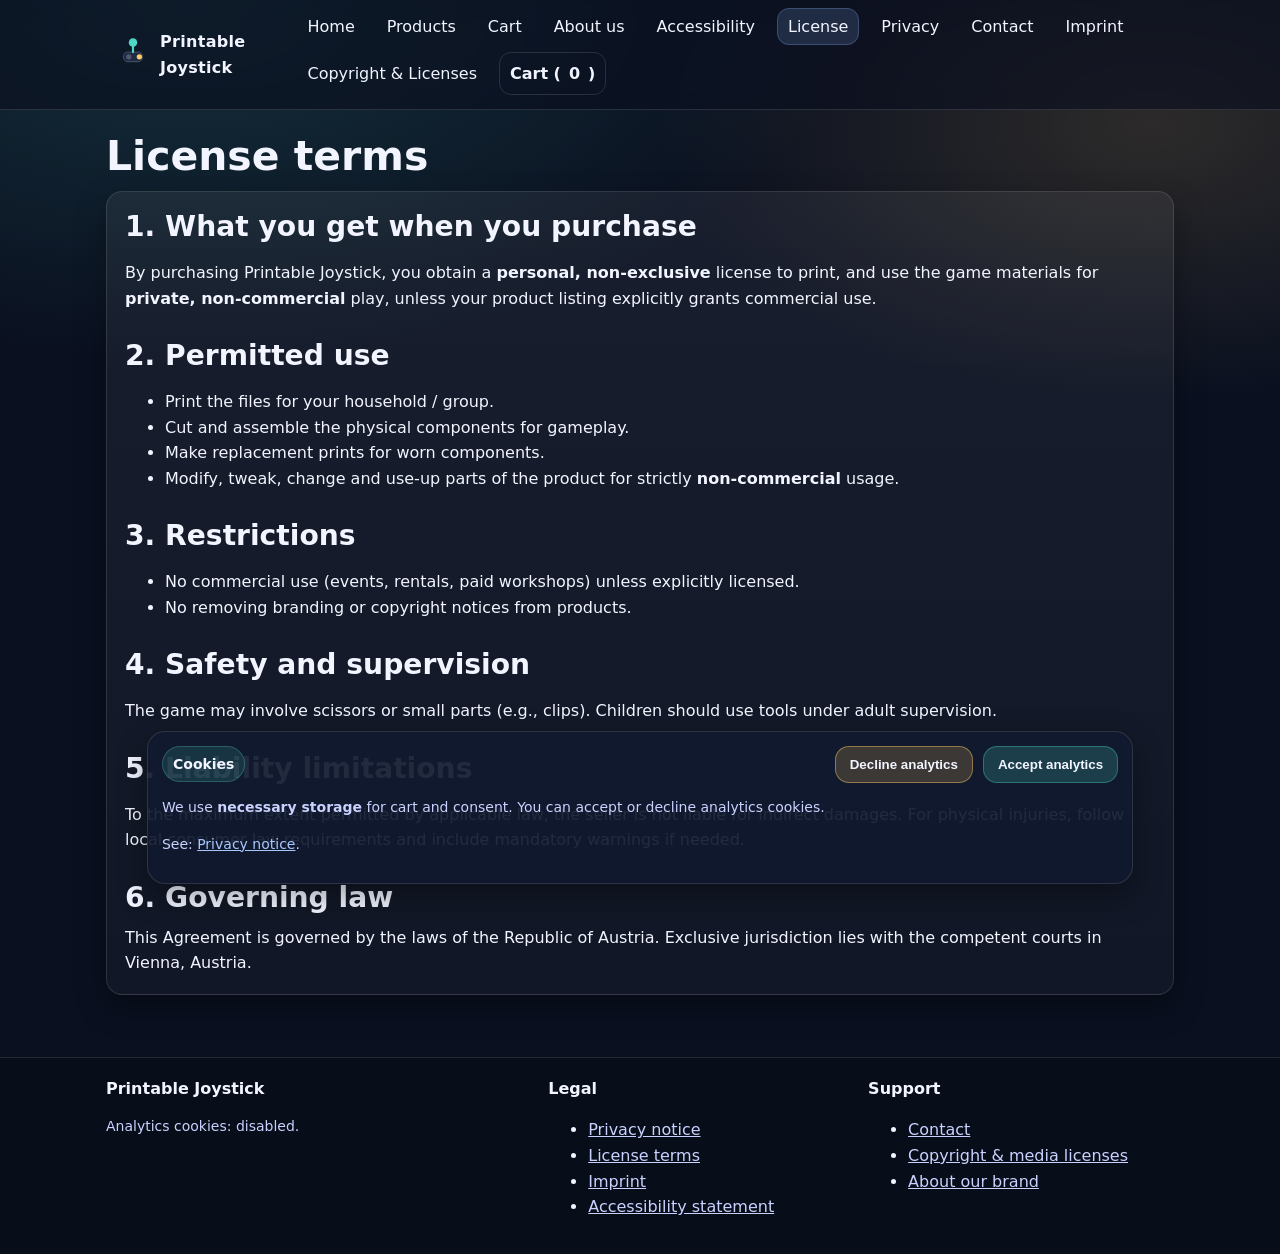
<file: license.html>
<!doctype html>
<html lang="en">
<head>
  <meta charset="utf-8"/>
  <meta name="viewport" content="width=device-width, initial-scale=1"/>
  <meta name="description" content="Printable Joystick."/>
  <title>License | Printable Joystick</title>
  <link rel="icon" href="assets/shape_mark.svg" type="image/svg+xml">
  <link rel="stylesheet" href="css/main.css"/>
</head>
<body>
  <a class="skip-link" href="#main">Skip to main content</a>

  <header>
    <nav class="nav" aria-label="Primary">
      <a class="brand" href="index.html">
        <span aria-hidden="true"><svg xmlns="http://www.w3.org/2000/svg" viewBox="0 0 64 64" role="img" aria-label="Printable Joystick logo">
  <rect x="14" y="34" width="36" height="18" rx="8" fill="#1f2a44" />
  <rect x="14" y="34" width="36" height="18" rx="8" fill="none" stroke="rgba(255,255,255,.18)" stroke-width="2"/>
  <rect x="30" y="18" width="4" height="18" rx="2" fill="#4dd7c8"/>
  <circle cx="32" cy="16" r="8" fill="#4dd7c8"/>
  <circle cx="44" cy="43" r="5" fill="#ffcc66"/>
  <circle cx="24" cy="43" r="5" fill="rgba(255,255,255,.22)"/>
</svg></span>
        <span>Printable Joystick</span>
      </a>
      <ul>
        <li><a href="index.html">Home</a></li>
        <li><a href="products.html">Products</a></li>
        <li><a href="cart.html">Cart</a></li>
        <li><a href="about.html">About us</a></li>
        <li><a href="accessibility.html">Accessibility</a></li>
        <li><a href="license.html" aria-current="page">License</a></li>
        <li><a href="privacy.html">Privacy</a></li>
        <li><a href="contact.html">Contact</a></li>
        <li><a href="imprint.html">Imprint</a></li>
        <li><a href="copyright.html">Copyright & Licenses</a></li>
        <li><a class="btn ghost" href="cart.html" aria-label="Open cart">Cart (<span id="cartCount">0</span>)</a></li>
      </ul>
    </nav>
  </header>

  <main id="main" class="container">
    <div id="liveRegion" class="visually-hidden" aria-live="polite"></div>
    
<h1>License terms</h1>

<div class="card padded">
  <h2 style="margin-top:0">1. What you get when you purchase</h2>
  <p>
    By purchasing Printable Joystick, you obtain a <strong>personal, non-exclusive</strong> license to
    print, and use the game materials for <strong>private, non-commercial</strong> play, unless your product listing explicitly
    grants commercial use.
  </p>

  <h2>2. Permitted use</h2>
  <ul>
    <li>Print the files for your household / group.</li>
    <li>Cut and assemble the physical components for gameplay.</li>
    <li>Make replacement prints for worn components.</li>
    <li>Modify, tweak, change and use-up parts of the product for strictly <strong>non-commercial</strong> usage.</li>
  </ul>

  <h2>3. Restrictions</h2>
  <ul>
    <li>No commercial use (events, rentals, paid workshops) unless explicitly licensed.</li>
    <li>No removing branding or copyright notices from products.</li>
  </ul>

  <h2>4. Safety and supervision</h2>
  <p>
    The game may involve scissors or small parts (e.g., clips). Children should use tools under adult supervision.
  </p>

  <h2>5. Liability limitations</h2>
  <p>
    To the maximum extent permitted by applicable law, the seller is not liable for indirect damages.
    For physical injuries, follow local consumer law requirements and include mandatory warnings if needed.
  </p>

  <h2>6. Governing law</h2>
  This Agreement is governed by the laws of the Republic of Austria. Exclusive jurisdiction lies with
  the competent courts in Vienna, Austria.
</div>

  </main>

  <footer>
    <div class="footer">
      <div>
        <strong>Printable Joystick</strong><br/>
        <p class="small" id="cookieStatus" aria-live="polite">Analytics cookies: disabled.</p>
      </div>
      <div>
        <strong>Legal</strong>
        <ul>
          <li><a href="privacy.html">Privacy notice</a></li>
          <li><a href="license.html">License terms</a></li>
          <li><a href="imprint.html">Imprint</a></li>
          <li><a href="accessibility.html">Accessibility statement</a></li>
        </ul>
      </div>
      <div>
        <strong>Support</strong>
        <ul>
          <li><a href="contact.html">Contact</a></li>
          <li><a href="copyright.html">Copyright & media licenses</a></li>
          <li><a href="about.html">About our brand</a></li>
        </ul>
      </div>
    </div>
  </footer>

  <dialog id="cookieBanner" class="cookie-banner" aria-labelledby="cookieTitle">
    <div>
      <div class="badge" id="cookieTitle">Cookies</div>
      <p class="small">
        We use <strong>necessary storage</strong> for cart and consent.
        You can accept or decline analytics cookies.
      </p>
      <p class="small">See: <a href="privacy.html">Privacy notice</a>.</p>
    </div>
    <div class="cookie-actions">
      <button class="btn secondary" type="button" data-consent="decline">Decline analytics</button>
      <button class="btn" type="button" data-consent="accept">Accept analytics</button>
    </div>
  </dialog>

  <script src="js/main.js" defer></script>
</body>
</html>
</file>
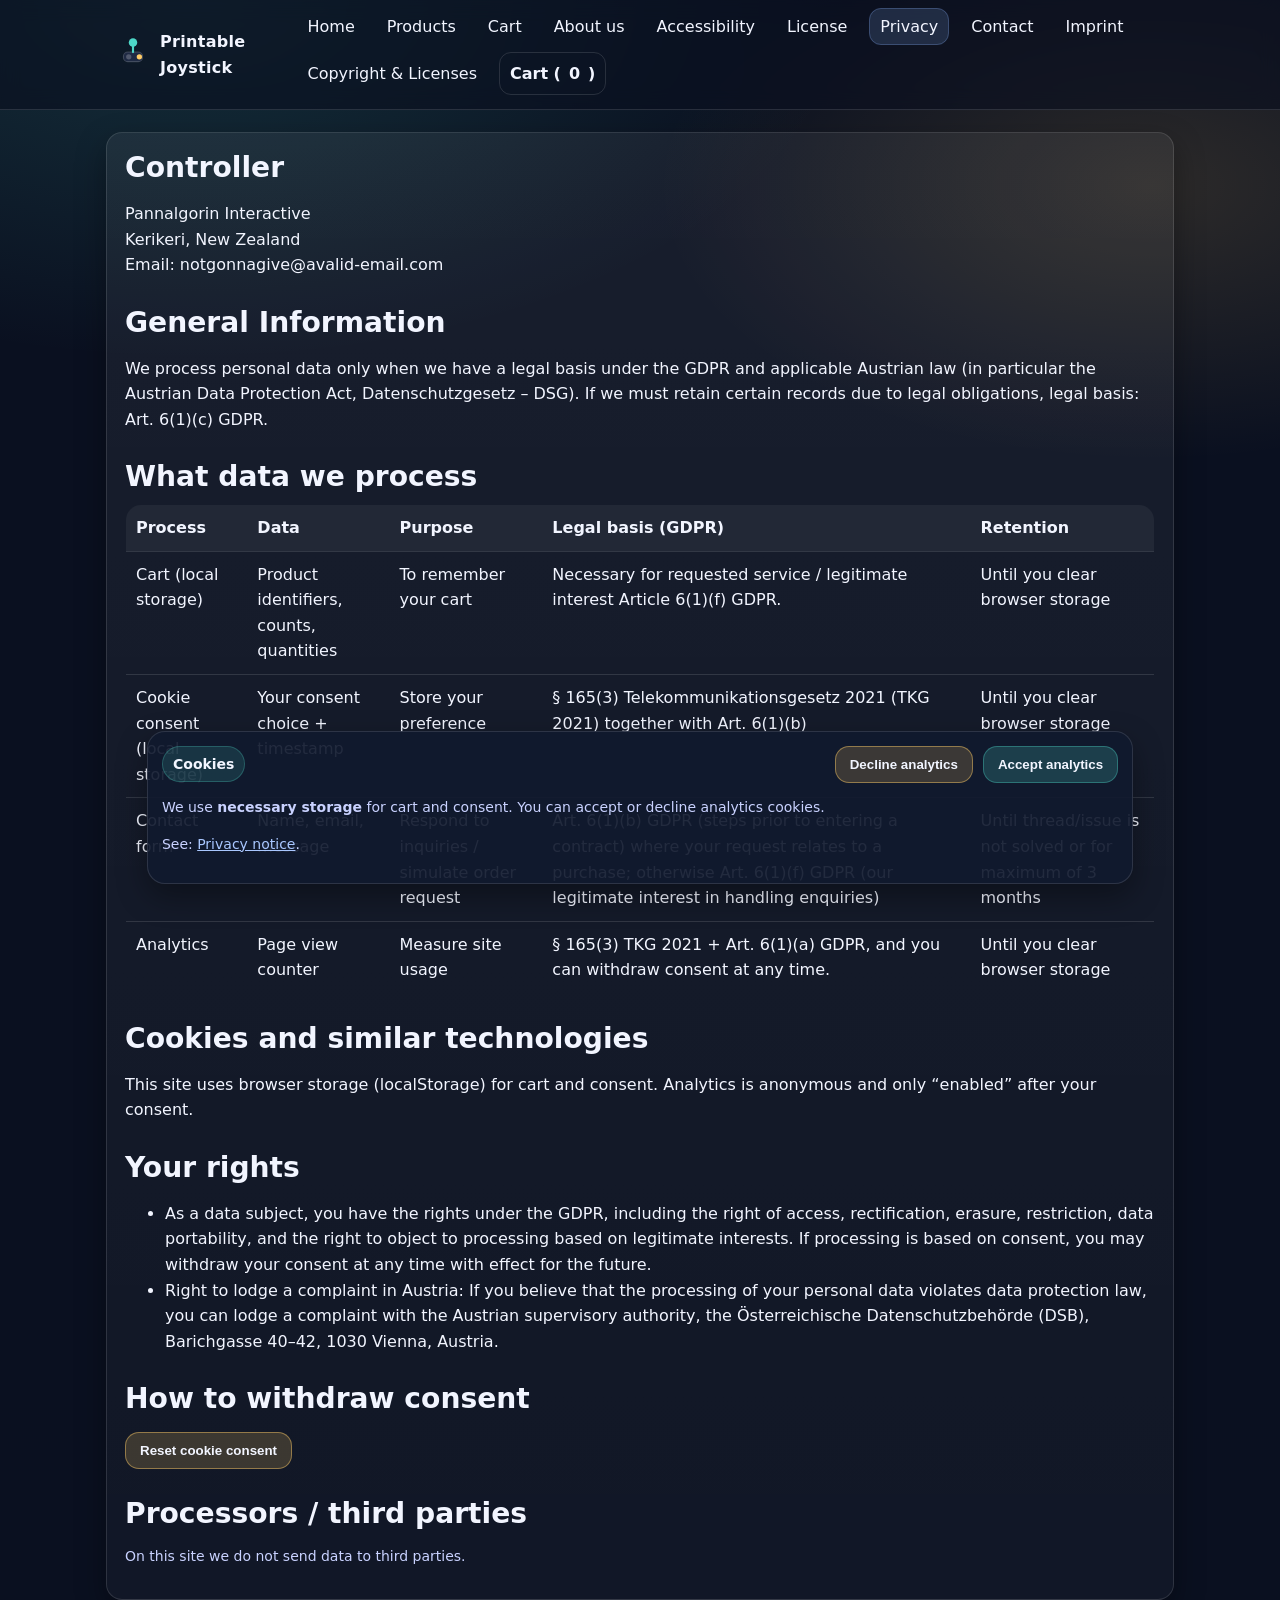
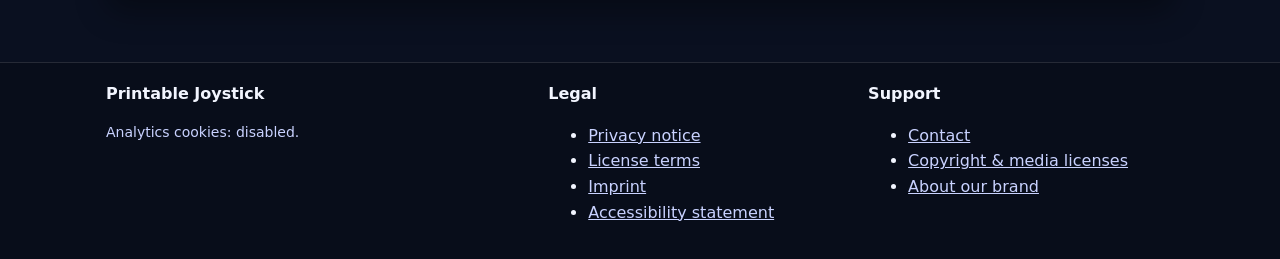
<file: privacy.html>
<!doctype html>
<html lang="en">
<head>
  <meta charset="utf-8"/>
  <meta name="viewport" content="width=device-width, initial-scale=1"/>
  <meta name="description" content="Printable Joystick."/>
  <title>Privacy | Printable Joystick</title>
  <link rel="icon" href="assets/shape_mark.svg" type="image/svg+xml">
  <link rel="stylesheet" href="css/main.css"/>
</head>
<body>
  <a class="skip-link" href="#main">Skip to main content</a>

  <header>
    <nav class="nav" aria-label="Primary">
      <a class="brand" href="index.html">
        <span aria-hidden="true"><svg xmlns="http://www.w3.org/2000/svg" viewBox="0 0 64 64" role="img" aria-label="Printable Joystick logo">
  <rect x="14" y="34" width="36" height="18" rx="8" fill="#1f2a44" />
  <rect x="14" y="34" width="36" height="18" rx="8" fill="none" stroke="rgba(255,255,255,.18)" stroke-width="2"/>
  <rect x="30" y="18" width="4" height="18" rx="2" fill="#4dd7c8"/>
  <circle cx="32" cy="16" r="8" fill="#4dd7c8"/>
  <circle cx="44" cy="43" r="5" fill="#ffcc66"/>
  <circle cx="24" cy="43" r="5" fill="rgba(255,255,255,.22)"/>
</svg></span>
        <span>Printable Joystick</span>
      </a>
      <ul>
        <li><a href="index.html">Home</a></li>
        <li><a href="products.html">Products</a></li>
        <li><a href="cart.html">Cart</a></li>
        <li><a href="about.html">About us</a></li>
        <li><a href="accessibility.html">Accessibility</a></li>
        <li><a href="license.html">License</a></li>
        <li><a href="privacy.html" aria-current="page">Privacy</a></li>
        <li><a href="contact.html">Contact</a></li>
        <li><a href="imprint.html">Imprint</a></li>
        <li><a href="copyright.html">Copyright & Licenses</a></li>
        <li><a class="btn ghost" href="cart.html" aria-label="Open cart">Cart (<span id="cartCount">0</span>)</a></li>
      </ul>
    </nav>
  </header>

  <main id="main" class="container">
    <div id="liveRegion" class="visually-hidden" aria-live="polite"></div>

<div class="card padded">
  <h2 style="margin-top:0">Controller</h2>
  <p>
    Pannalgorin Interactive<br/>
    Kerikeri, New Zealand<br/>
    Email: notgonnagive@avalid-email.com
  </p>

  <h2>General Information</h2>
  <p>
    We process personal data only when we have a legal basis under the GDPR and applicable
    Austrian law (in particular the Austrian Data Protection Act, Datenschutzgesetz – DSG).
    If we must retain certain records due to legal obligations, legal basis: Art. 6(1)(c) GDPR.
  </p>

  <h2>What data we process</h2>
  <table class="table" aria-label="Privacy data table">
    <thead>
      <tr><th scope="col">Process</th><th scope="col">Data</th><th scope="col">Purpose</th><th scope="col">Legal basis (GDPR)</th><th scope="col">Retention</th></tr>
    </thead>
    <tbody>
      <tr>
        <td>Cart (local storage)</td>
        <td>Product identifiers, counts, quantities</td>
        <td>To remember your cart</td>
        <td>Necessary for requested service / legitimate interest Article 6(1)(f) GDPR.</td>
        <td>Until you clear browser storage</td>
      </tr>
      <tr>
        <td>Cookie consent (local storage)</td>
        <td>Your consent choice + timestamp</td>
        <td>Store your preference</td>
        <td>§ 165(3) Telekommunikationsgesetz 2021 (TKG 2021) together with Art. 6(1)(b)</td>
        <td>Until you clear browser storage</td>
      </tr>
      <tr>
        <td>Contact form</td>
        <td>Name, email, message</td>
        <td>Respond to inquiries / simulate order request</td>
        <td>Art. 6(1)(b) GDPR (steps prior to entering a contract) where your request relates
          to a purchase; otherwise Art. 6(1)(f) GDPR (our legitimate interest in handling enquiries)</td>
        <td>Until thread/issue is not solved or for maximum of 3 months</td>
      </tr>
      <tr>
        <td>Analytics</td>
        <td>Page view counter</td>
        <td>Measure site usage</td>
        <td>§ 165(3) TKG 2021 + Art. 6(1)(a) GDPR, and you can withdraw consent at any time.</td>
        <td>Until you clear browser storage</td>
      </tr>
    </tbody>
  </table>

  <h2>Cookies and similar technologies</h2>
  <p>
    This site uses browser storage (localStorage) for cart and consent. Analytics is anonymous and only “enabled” after your consent.
  </p>

  <h2>Your rights</h2>
  <ul>
    <li>As a data subject, you have the rights under the GDPR, including the right of access,
      rectification, erasure, restriction, data portability, and the right to object to processing
      based on legitimate interests. If processing is based on consent, you may withdraw your consent
      at any time with effect for the future.</li>

      <li>Right to lodge a complaint in Austria:
      If you believe that the processing of your personal data violates data protection law,
        you can lodge a complaint with the Austrian supervisory authority, the Österreichische
        Datenschutzbehörde (DSB), Barichgasse 40–42, 1030 Vienna, Austria.</li>
  </ul>

  <h2>How to withdraw consent</h2>
  <p><button class="btn secondary" type="button" id="resetConsent">Reset cookie consent</button></p>

  <h2>Processors / third parties</h2>
  <p class="small">
    On this site we do not send data to third parties.
  </p>
</div>

<script>
  document.addEventListener("DOMContentLoaded", () => {
    const btn = document.getElementById("resetConsent");
    if(!btn) return;
    btn.addEventListener("click", () => {
      localStorage.removeItem("pj_cookie_consent_v1");
      alert("Consent reset. Reload the page to see the banner again.");
    });
  });
</script>

  </main>

  <footer>
    <div class="footer">
      <div>
        <strong>Printable Joystick</strong><br/>
        <p class="small" id="cookieStatus" aria-live="polite">Analytics cookies: disabled.</p>
      </div>
      <div>
        <strong>Legal</strong>
        <ul>
          <li><a href="privacy.html">Privacy notice</a></li>
          <li><a href="license.html">License terms</a></li>
          <li><a href="imprint.html">Imprint</a></li>
          <li><a href="accessibility.html">Accessibility statement</a></li>
        </ul>
      </div>
      <div>
        <strong>Support</strong>
        <ul>
          <li><a href="contact.html">Contact</a></li>
          <li><a href="copyright.html">Copyright & media licenses</a></li>
          <li><a href="about.html">About our brand</a></li>
        </ul>
      </div>
    </div>
  </footer>

  <dialog id="cookieBanner" class="cookie-banner" aria-labelledby="cookieTitle">
    <div>
      <div class="badge" id="cookieTitle">Cookies</div>
      <p class="small">
        We use <strong>necessary storage</strong> for cart and consent.
        You can accept or decline analytics cookies.
      </p>
      <p class="small">See: <a href="privacy.html">Privacy notice</a>.</p>
    </div>
    <div class="cookie-actions">
      <button class="btn secondary" type="button" data-consent="decline">Decline analytics</button>
      <button class="btn" type="button" data-consent="accept">Accept analytics</button>
    </div>
  </dialog>

  <script src="js/main.js" defer></script>
</body>
</html>
</file>
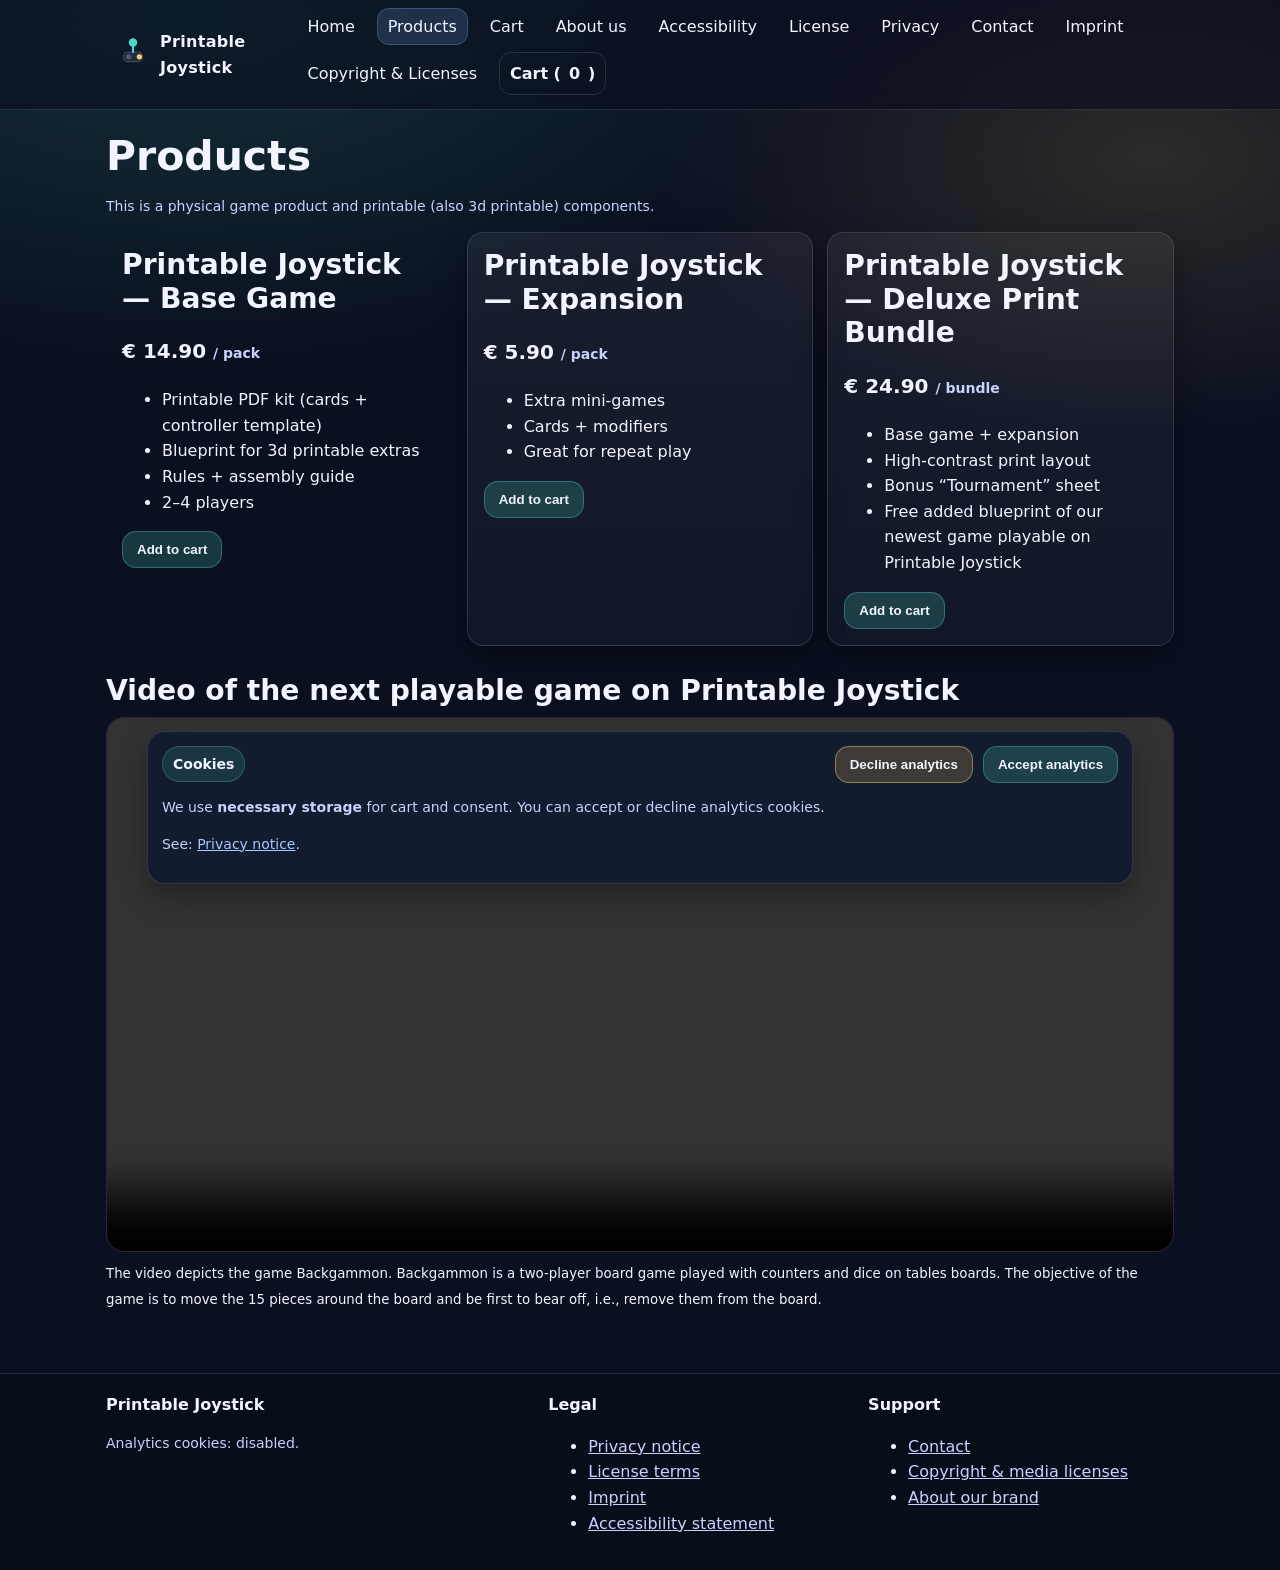
<file: products.html>
<!doctype html>
<html lang="en">
<head>
  <meta charset="utf-8"/>
  <meta name="viewport" content="width=device-width, initial-scale=1"/>
  <meta name="description" content="Printable Joystick."/>
  <title>Products | Printable Joystick</title>
  <link rel="icon" href="assets/shape_mark.svg" type="image/svg+xml">
  <link rel="stylesheet" href="css/main.css"/>
</head>
<body>
  <a class="skip-link" href="#main">Skip to main content</a>

  <header>
    <nav class="nav" aria-label="Primary">
      <a class="brand" href="index.html">
        <span aria-hidden="true"><svg xmlns="http://www.w3.org/2000/svg" viewBox="0 0 64 64" role="img" aria-label="Printable Joystick logo">
  <rect x="14" y="34" width="36" height="18" rx="8" fill="#1f2a44" />
  <rect x="14" y="34" width="36" height="18" rx="8" fill="none" stroke="rgba(255,255,255,.18)" stroke-width="2"/>
  <rect x="30" y="18" width="4" height="18" rx="2" fill="#4dd7c8"/>
  <circle cx="32" cy="16" r="8" fill="#4dd7c8"/>
  <circle cx="44" cy="43" r="5" fill="#ffcc66"/>
  <circle cx="24" cy="43" r="5" fill="rgba(255,255,255,.22)"/>
</svg></span>
        <span>Printable Joystick</span>
      </a>
      <ul>
        <li><a href="index.html">Home</a></li>
        <li><a href="products.html" aria-current="page">Products</a></li>
        <li><a href="cart.html">Cart</a></li>
        <li><a href="about.html">About us</a></li>
        <li><a href="accessibility.html">Accessibility</a></li>
        <li><a href="license.html">License</a></li>
        <li><a href="privacy.html">Privacy</a></li>
        <li><a href="contact.html">Contact</a></li>
        <li><a href="imprint.html">Imprint</a></li>
        <li><a href="copyright.html">Copyright & Licenses</a></li>
        <li><a class="btn ghost" href="cart.html" aria-label="Open cart">Cart (<span id="cartCount">0</span>)</a></li>
      </ul>
    </nav>
  </header>

  <main id="main" class="container">
    <div id="liveRegion" class="visually-hidden" aria-live="polite"></div>
    
<h1>Products</h1>
<p class="small">
  This is a physical game product and printable (also 3d printable) components.
</p>

<section class="grid" aria-label="Game products">
  <article class="product">
    <h2 style="margin:0 0 6px">Printable Joystick — Base Game</h2>
    <p class="price">€ 14.90 <span class="small">/ pack</span></p>
    <ul>
      <li>Printable PDF kit (cards + controller template)</li>
      <li>Blueprint for 3d printable extras</li>
      <li>Rules + assembly guide</li>
      <li>2–4 players</li>
    </ul>
    <button class="btn" type="button" data-add-to-cart="PJ-BASE" data-name="Printable Joystick — Base Game" data-price="14.90">
      Add to cart
    </button>
  </article>

  <article class="card product">
    <h2 style="margin:0 0 6px">Printable Joystick — Expansion</h2>
    <p class="price">€ 5.90 <span class="small">/ pack</span></p>
    <ul>
      <li>Extra mini-games</li>
      <li>Cards + modifiers</li>
      <li>Great for repeat play</li>
    </ul>
    <button class="btn" type="button" data-add-to-cart="PJ-COMBO" data-name="Printable Joystick — Expansion" data-price="5.90">
      Add to cart
    </button>
  </article>

  <article class="card product">
    <h2 style="margin:0 0 6px">Printable Joystick — Deluxe Print Bundle</h2>
    <p class="price">€ 24.90 <span class="small">/ bundle</span></p>
    <ul>
      <li>Base game + expansion</li>
      <li>High-contrast print layout</li>
      <li>Bonus “Tournament” sheet</li>
      <li>Free added blueprint of our newest game playable on Printable Joystick</li>
    </ul>
    <button class="btn" type="button" data-add-to-cart="PJ-DELUXE" data-name="Printable Joystick — Deluxe Print Bundle" data-price="24.90">
      Add to cart
    </button>
  </article>
</section>

<section>
  <h2>Video of the next playable game on Printable Joystick</h2>
  <video controls width="100%" style="border-radius:18px; border:1px solid rgba(255,255,255,.12); background:rgba(0,0,0,.2)">
    <source src="assets/Backgammon_game_example.mp4" type="video/mp4"/>
    Sorry, your browser does not support embedded videos.
  </video>
  <small>
    The video depicts the game Backgammon. Backgammon is a two-player board game played with counters and dice on tables boards.
    The objective of the game is to move the 15 pieces around the board and be first to bear off, i.e., remove them from the board.
  </small>
</section>

  </main>

  <footer>
    <div class="footer">
      <div>
        <strong>Printable Joystick</strong><br/>
        <p class="small" id="cookieStatus" aria-live="polite">Analytics cookies: disabled.</p>
      </div>
      <div>
        <strong>Legal</strong>
        <ul>
          <li><a href="privacy.html">Privacy notice</a></li>
          <li><a href="license.html">License terms</a></li>
          <li><a href="imprint.html">Imprint</a></li>
          <li><a href="accessibility.html">Accessibility statement</a></li>
        </ul>
      </div>
      <div>
        <strong>Support</strong>
        <ul>
          <li><a href="contact.html">Contact</a></li>
          <li><a href="copyright.html">Copyright & media licenses</a></li>
          <li><a href="about.html">About our brand</a></li>
        </ul>
      </div>
    </div>
  </footer>

  <dialog id="cookieBanner" class="cookie-banner" aria-labelledby="cookieTitle">
    <div>
      <div class="badge" id="cookieTitle">Cookies</div>
      <p class="small">
        We use <strong>necessary storage</strong> for cart and consent.
        You can accept or decline analytics cookies.
      </p>
      <p class="small">See: <a href="privacy.html">Privacy notice</a>.</p>
    </div>
    <div class="cookie-actions">
      <button class="btn secondary" type="button" data-consent="decline">Decline analytics</button>
      <button class="btn" type="button" data-consent="accept">Accept analytics</button>
    </div>
  </dialog>

  <script src="js/main.js" defer></script>
</body>
</html>
</file>
<file: css/main.css>
:root{
  --bg:#0a1020;
  --surface:#111a2e;
  --surface2:#172245;
  --text:#f2f5ff;
  --muted:#c9d2ff;
  --link:#a9c7ff;
  --accent:#ffcc66;
  --accent2:#4dd7c8;
  --warning:#fbbf24;
  --danger:#fb7185;
  --border:rgba(255,255,255,.12);
  --shadow:0 12px 30px rgba(0,0,0,.35);
  --radius:16px;
  --max:1100px;
  --font: ui-sans-serif, system-ui, -apple-system, Segoe UI, Roboto, Arial, "Noto Sans", "Liberation Sans", sans-serif;
}
*{box-sizing:border-box}
html{scroll-behavior:smooth}
body{
  margin:0;
  font-family:var(--font);
  color:var(--text);
  background: radial-gradient(1100px 600px at 15% 0%, rgba(77,215,200,.16), transparent 60%),
              radial-gradient(900px 500px at 90% 10%, rgba(255,204,102,.14), transparent 55%),
              var(--bg);
  line-height:1.6;
}
a{color:var(--link)}
a:focus{outline:none}
a:focus-visible, button:focus-visible, input:focus-visible, textarea:focus-visible, select:focus-visible{
  outline:3px solid var(--accent2);
  outline-offset:3px;
  border-radius:10px;
}
.skip-link{
  position:absolute;
  left:8px; top:8px;
  padding:10px 12px;
  background:var(--accent2);
  color:#03211f;
  border-radius:12px;
  transform:translateY(-150%);
  transition:transform .15s ease;
  z-index:1000;
}
.skip-link:focus{transform:translateY(0)}
header{
  position:sticky; top:0;
  backdrop-filter: blur(10px);
  background: rgba(10,16,32,.62);
  border-bottom:1px solid var(--border);
  z-index:999;
}
.nav{
  display:flex;
  gap:14px;
  justify-content:space-between;
  align-items:center;
  padding:14px 16px;
  max-width:var(--max);
  margin:0 auto;
}
.brand{
  display:flex;
  align-items:center;
  gap:10px;
  text-decoration:none;
  color:var(--text);
  font-weight:900;
  letter-spacing:.3px;
}
.brand svg{width:34px;height:34px}
.nav ul{
  list-style:none; margin:0; padding:0;
  display:flex; gap:12px; flex-wrap:wrap;
  align-items:center;
}
.nav a{
  text-decoration:none;
  color:var(--text);
  padding:8px 10px;
  border-radius:12px;
}
.nav a[aria-current="page"]{
  background:rgba(138,180,255,.16);
  border:1px solid rgba(138,180,255,.25);
}
.nav a:hover{background:rgba(255,255,255,.06)}
.container{max-width:var(--max); margin:0 auto; padding:22px 16px}
.hero{
  display:grid;
  grid-template-columns:1.15fr .85fr;
  gap:18px;
  align-items:stretch;
  margin-top:14px;
}
@media (max-width:900px){ .hero{grid-template-columns:1fr} }
.card{
  background:linear-gradient(180deg, rgba(255,255,255,.06), rgba(255,255,255,.03));
  border:1px solid var(--border);
  border-radius:var(--radius);
  box-shadow:var(--shadow);
}
.card.padded{padding:18px}
h1,h2,h3{line-height:1.2}
h1{font-size:clamp(28px, 3.2vw, 44px); margin:0 0 10px}
h2{font-size:clamp(22px, 2.2vw, 30px); margin:28px 0 10px}
h3{font-size:18px; margin:20px 0 8px}
.badge{
  display:inline-flex; align-items:center; gap:8px;
  padding:6px 10px;
  border-radius:999px;
  background:rgba(77,215,200,.14);
  border:1px solid rgba(77,215,200,.26);
  color:var(--text);
  font-weight:800;
  font-size:14px;
}
.kpi{
  display:grid; grid-template-columns:repeat(3,1fr); gap:10px;
}
@media (max-width:700px){ .kpi{grid-template-columns:1fr} }
.kpi .k{
  padding:14px;
  border-radius:16px;
  background:rgba(255,255,255,.05);
  border:1px solid var(--border);
}
.k strong{display:block; font-size:20px}
.btn{
  display:inline-flex; align-items:center; justify-content:center; gap:8px;
  padding:10px 14px;
  border-radius:14px;
  border:1px solid rgba(77,215,200,.35);
  background:rgba(77,215,200,.20);
  color:var(--text);
  font-weight:900;
  cursor:pointer;
  text-decoration:none;
}
.btn.secondary{
  border-color:rgba(255,204,102,.45);
  background:rgba(255,204,102,.18);
}
.btn.ghost{
  border-color:var(--border);
  background:transparent;
}
.btn:hover{filter:brightness(1.07)}
.grid{
  display:grid;
  grid-template-columns:repeat(3, 1fr);
  gap:14px;
}
@media (max-width:900px){ .grid{grid-template-columns:1fr} }
.product{padding:16px}
.product .price{font-size:20px; font-weight:900}
.small{color:var(--muted); font-size:14px}
footer{
  margin-top:40px;
  border-top:1px solid var(--border);
  background: rgba(0,0,0,.20);
}
.footer{
  max-width:var(--max);
  margin:0 auto;
  padding:18px 16px;
  display:grid;
  grid-template-columns:1.4fr 1fr 1fr;
  gap:14px;
}
@media (max-width:900px){ .footer{grid-template-columns:1fr} }
.footer a{color:var(--muted)}
hr{border:0; border-top:1px solid var(--border); margin:18px 0}
form{display:grid; gap:12px}
label{font-weight:800}
input, textarea, select{
  width:100%;
  padding:10px 12px;
  border-radius:14px;
  border:1px solid var(--border);
  background:rgba(255,255,255,.04);
  color:var(--text);
}
textarea{min-height:120px; resize:vertical}
fieldset{
  border:1px solid var(--border);
  border-radius:var(--radius);
  padding:12px;
}
legend{padding:0 8px}
.notice{
  border-left:5px solid var(--warning);
  background:rgba(251,191,36,.12);
  padding:12px 14px;
  border-radius:12px;
}
.danger{
  border-left:5px solid var(--danger);
  background:rgba(251,113,133,.10);
  padding:12px 14px;
  border-radius:12px;
}
.table{
  width:100%;
  border-collapse:collapse;
  overflow:hidden;
  border-radius:16px;
  border:1px solid var(--border);
}
.table th, .table td{
  padding:10px 10px;
  border-bottom:1px solid var(--border);
  text-align:left;
  vertical-align:top;
}
.table th{background:rgba(255,255,255,.05)}
.table tr:last-child td{border-bottom:none}
.cookie-banner{
  position:fixed;
  left:16px; right:16px; bottom:16px;
  max-width:var(--max);
  margin:0 auto;
  display:none;
  gap:10px;
  align-items:start;
  padding:14px;
  border-radius:18px;
  border:1px solid var(--border);
  background:rgba(17,26,46,.92);
  box-shadow:var(--shadow);
}
.cookie-banner[open]{display:flex}
.cookie-actions{display:flex; flex-wrap:wrap; gap:10px; justify-content:flex-end}
.visually-hidden{
  position:absolute !important;
  height:1px; width:1px;
  overflow:hidden;
  clip:rect(1px, 1px, 1px, 1px);
  white-space:nowrap;
}
</file>
